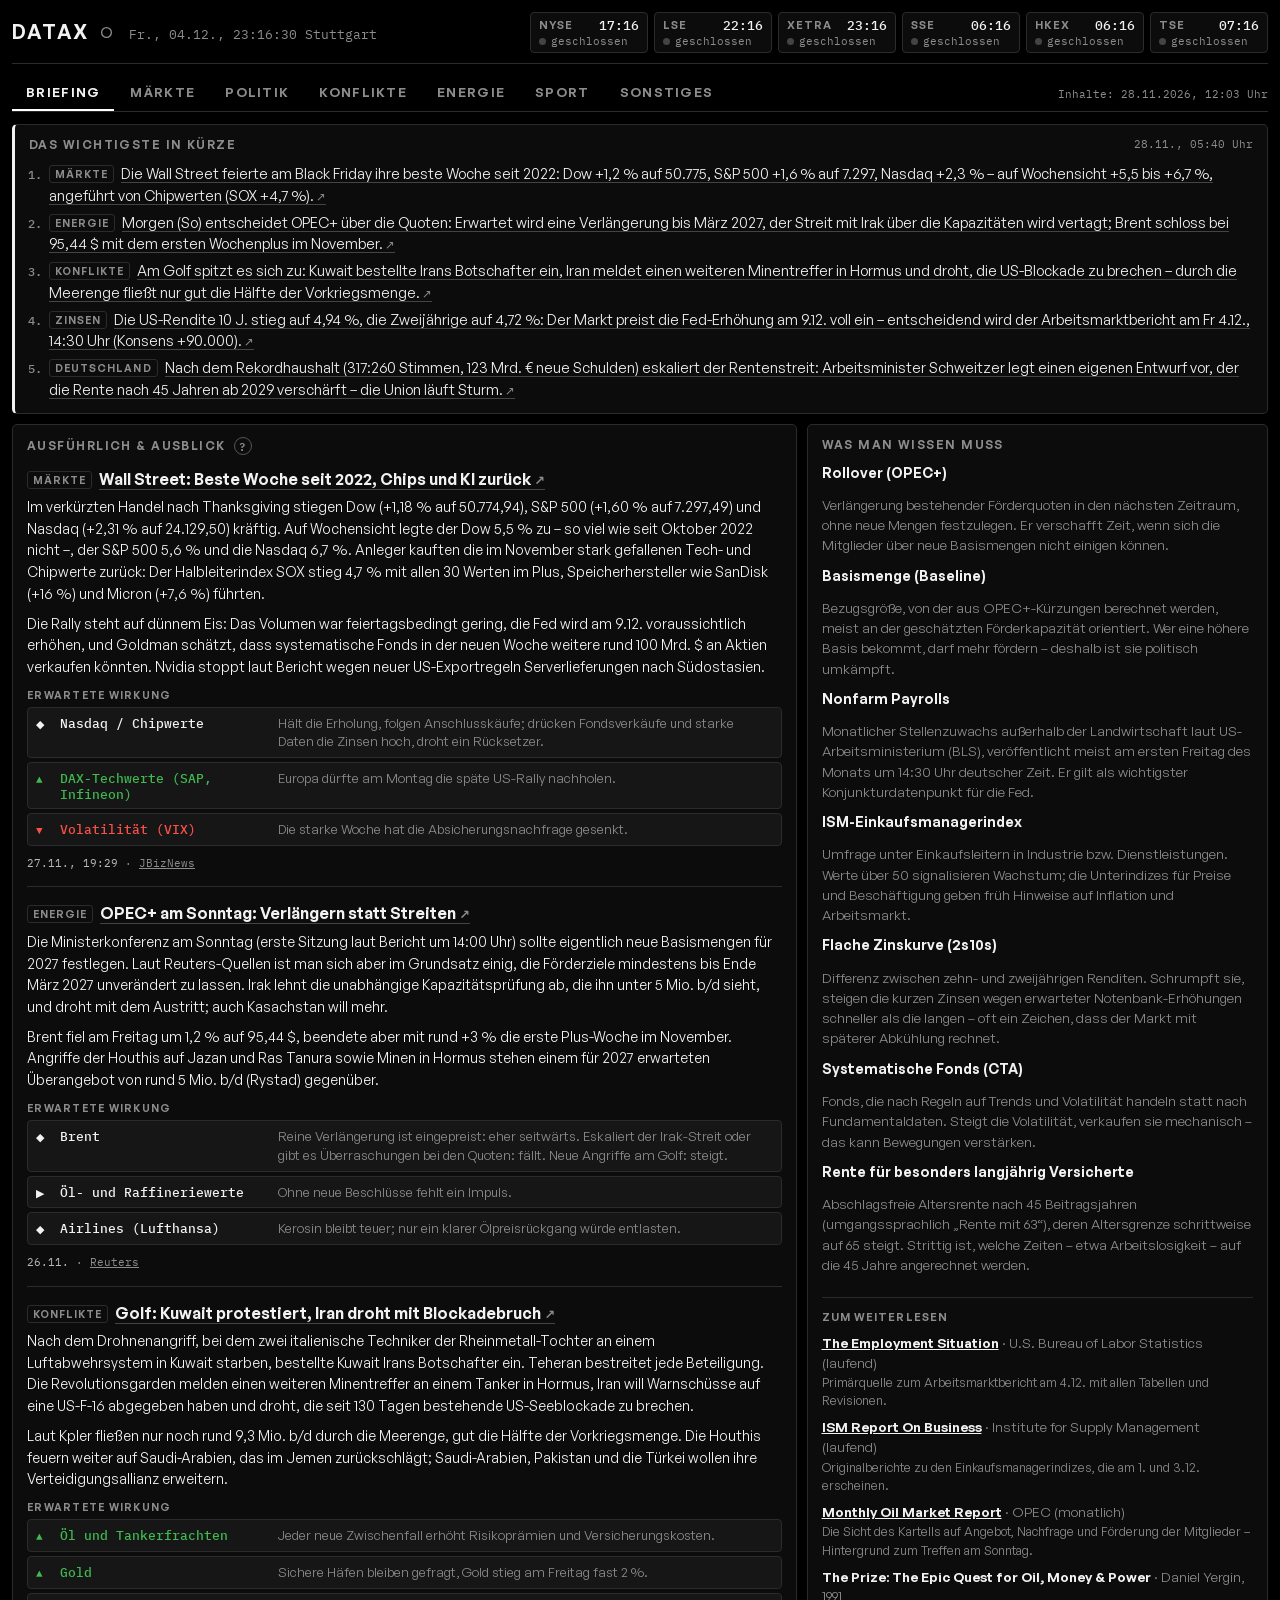
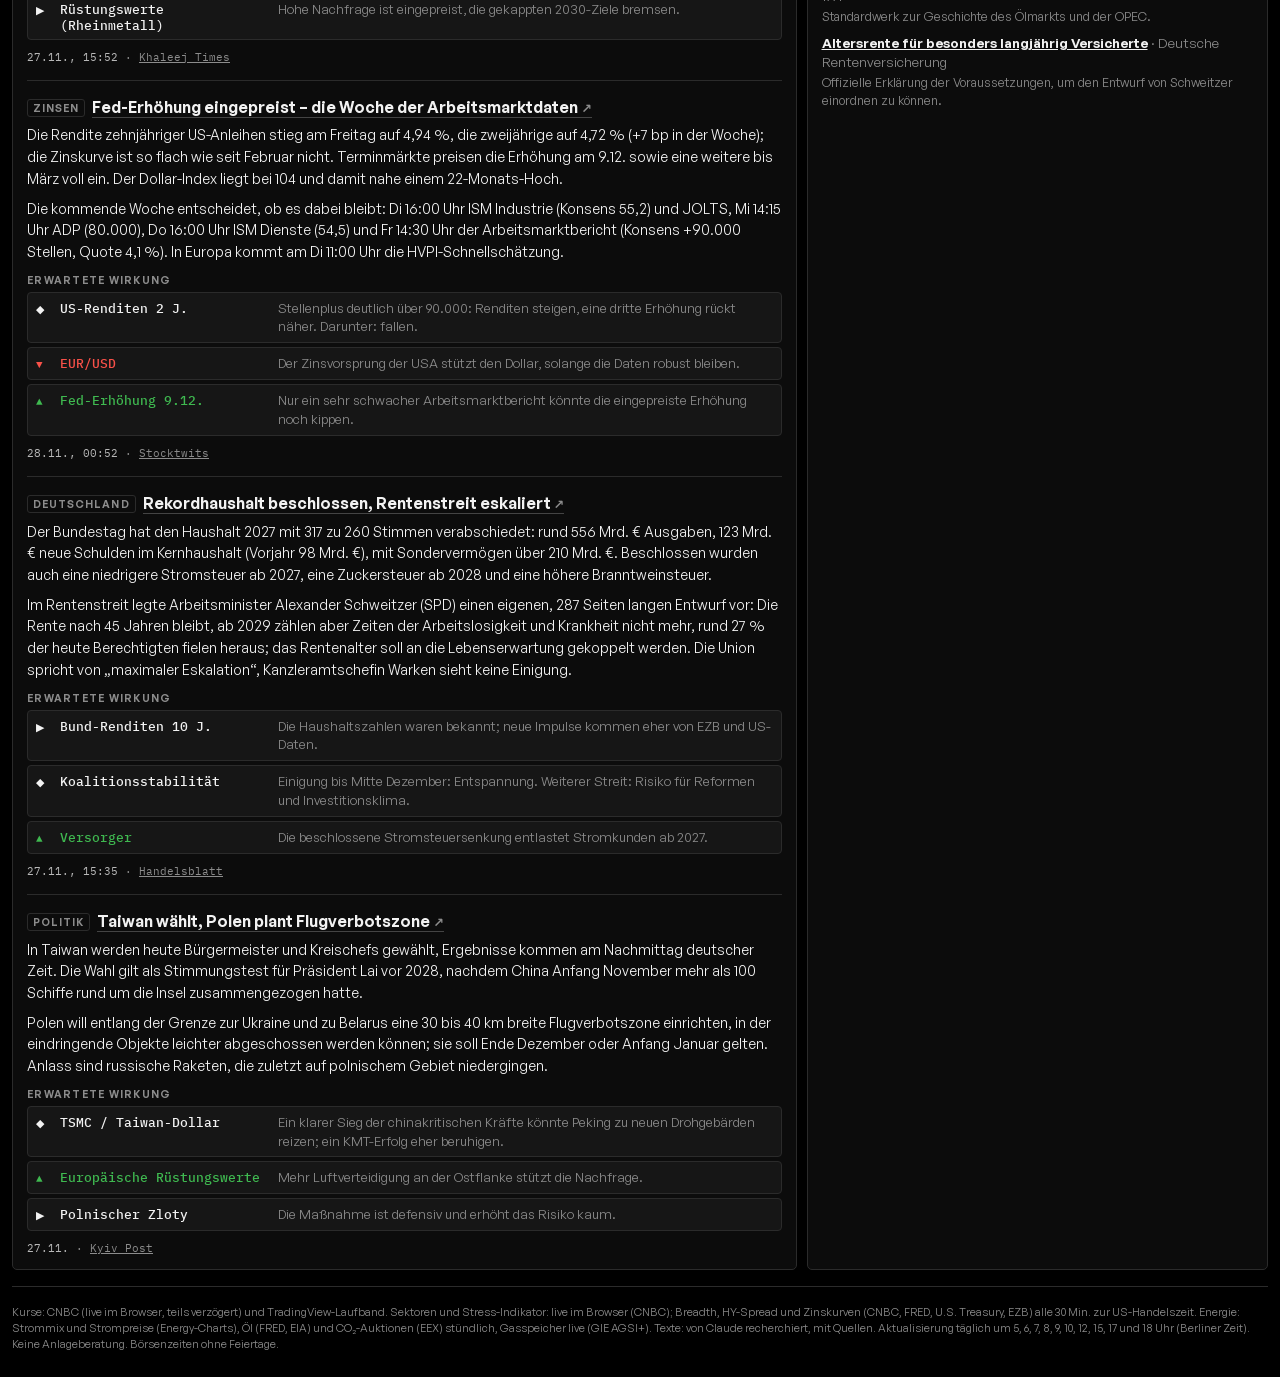
<file: index.html>
<!doctype html>
<html lang="de">
<head>
<meta charset="utf-8">
<meta name="viewport" content="width=device-width,initial-scale=1,viewport-fit=cover">
<title>DataX</title>
<meta name="theme-color" content="#000000">
<meta name="apple-mobile-web-app-capable" content="yes">
<meta name="mobile-web-app-capable" content="yes">
<meta name="apple-mobile-web-app-status-bar-style" content="black-translucent">
<meta name="apple-mobile-web-app-title" content="DataX">
<link rel="apple-touch-icon" href="img/icon-180.png?v=2">
<link rel="icon" type="image/png" sizes="32x32" href="img/favicon-32.png">
<link rel="icon" type="image/png" sizes="64x64" href="img/favicon-64.png">
<link rel="preconnect" href="https://fonts.googleapis.com">
<link rel="preload" href="fonts/GeneralSans-Variable.woff2" as="font" type="font/woff2" crossorigin>
<link rel="stylesheet" href="https://fonts.googleapis.com/css2?family=IBM+Plex+Mono:wght@400;500&display=swap">
<link rel="stylesheet" href="style.css?v=21">
<link rel="stylesheet" href="energie.css?v=2">
<link rel="stylesheet" href="maerkte.css?v=1">
<link rel="stylesheet" href="mobile.css?v=2">
<link rel="stylesheet" href="theme.css?v=1">
<script src="theme.js?v=1"></script>
</head>
<body>
<header class="top">
  <div class="brand">
    <h1><a href="./" class="logo" id="logo" title="Neu laden">DataX</a></h1>
    <button type="button" class="theme-btn" id="theme-btn" aria-label="Hellen Modus einschalten"><svg class="sun" viewBox="0 0 16 16" aria-hidden="true"><circle cx="8" cy="8" r="6"/></svg><svg class="moon" viewBox="0 0 16 16" aria-hidden="true"><path d="M13.5 10.2A6 6 0 0 1 5.8 2.5a6 6 0 1 0 7.7 7.7z"/></svg></button>
    <span class="now" id="now">–</span>
  </div>
  <div class="clocks" id="clocks" aria-label="Weltbörsen"></div>
</header>

<nav class="tabs" role="tablist" aria-label="Bereiche">
  <button role="tab" id="tab-briefing" aria-controls="p-briefing" aria-selected="true"><svg class="ti" viewBox="0 0 24 24" aria-hidden="true"><path d="M6 3h9l4 4v14H6z"/><path d="M9 11h7M9 15h7M9 7h4"/></svg><span class="tl">Briefing</span></button>
  <button role="tab" id="tab-maerkte" aria-controls="p-maerkte" aria-selected="false"><svg class="ti" viewBox="0 0 24 24" aria-hidden="true"><path d="M3 17l6-6 4 4 8-8"/><path d="M15 7h6v6"/></svg><span class="tl">Märkte</span></button>
  <button role="tab" id="tab-politik" aria-controls="p-politik" aria-selected="false"><svg class="ti" viewBox="0 0 24 24" aria-hidden="true"><path d="M3 21h18M4 10h16M12 3l8 5H4z"/><path d="M6 10v8M10 10v8M14 10v8M18 10v8"/></svg><span class="tl">Politik</span></button>
  <button role="tab" id="tab-konflikte" aria-controls="p-konflikte" aria-selected="false"><svg class="ti" viewBox="0 0 24 24" aria-hidden="true"><circle cx="12" cy="12" r="8"/><circle cx="12" cy="12" r="3"/><path d="M12 1v4M12 19v4M1 12h4M19 12h4"/></svg><span class="tl">Konflikte</span></button>
  <button role="tab" id="tab-energie" aria-controls="p-energie" aria-selected="false"><svg class="ti" viewBox="0 0 24 24" aria-hidden="true"><path d="M13 2L4 14h7l-1 8 9-12h-7z"/></svg><span class="tl">Energie</span></button>
  <button role="tab" id="tab-sport" aria-controls="p-sport" aria-selected="false"><svg class="ti" viewBox="0 0 24 24" aria-hidden="true"><circle cx="12" cy="12" r="9"/><path d="M12 3a14 14 0 0 1 0 18M3 12h18M5.6 5.6c3 2 9.8 2 12.8 0M5.6 18.4c3-2 9.8-2 12.8 0"/></svg><span class="tl">Sport</span></button>
  <button role="tab" id="tab-sonstiges" aria-controls="p-sonstiges" aria-selected="false"><svg class="ti" viewBox="0 0 24 24" aria-hidden="true"><rect x="4" y="4" width="6" height="6" rx="1"/><rect x="14" y="4" width="6" height="6" rx="1"/><rect x="4" y="14" width="6" height="6" rx="1"/><rect x="14" y="14" width="6" height="6" rx="1"/></svg><span class="tl">Sonstiges</span></button>
  <span class="updated" id="updated"></span>
</nav>

<main>
  <!-- BRIEFING -->
  <section class="panel-set" id="p-briefing" role="tabpanel" aria-labelledby="tab-briefing">
    <article class="card briefing">
      <h2><span>Das Wichtigste in Kürze</span><span class="h2-note" id="br-stand"></span></h2>
      <ol class="br-list" id="br-list"></ol>
    </article>
    <div class="grid g-brief">
      <article class="card">
        <h2><span class="kt">Ausführlich &amp; Ausblick<button type="button" class="info" aria-label="Erklärung" data-tip="Die wichtigsten Themen des Tages ausführlich eingeordnet. Unter „Erwartete Wirkung“ steht, wie sich die Nachricht nach Einschätzung von Claude voraussichtlich auf Kurse, Renditen, Währungen oder anstehende Daten auswirkt, mit Begründung. Das ist eine Einschätzung auf Basis der Nachrichtenlage, keine Anlageberatung und keine Garantie.">?</button></span></h2>
        <div class="br-detail" id="br-detail"></div>
      </article>
      <article class="card">
        <h2>Was man wissen muss</h2>
        <dl class="br-wissen" id="br-wissen"></dl>
        <h3 class="sub br-lit-h">Zum Weiterlesen</h3>
        <ul class="br-lit" id="br-lit"></ul>
      </article>
    </div>
  </section>

  <!-- MÄRKTE -->
  <section class="panel-set" id="p-maerkte" role="tabpanel" aria-labelledby="tab-maerkte" hidden>
    <div class="tv tv-tape"><div class="tradingview-widget-container" id="w-tape"></div></div>
    <nav class="m-jump" aria-label="Abschnitte"><a href="#m-s1">Überblick</a><a href="#m-s2">Devisen · Rohstoffe · Krypto</a><a href="#m-s3">Zinsen &amp; Staaten</a><a href="#m-s4">Kalender</a><a href="#m-s5">Unternehmen</a></nav>

    <h2 class="m-sec" id="m-s1"><span>1</span>Überblick</h2>
    <div class="grid g-markets">
      <article class="card span2 qcard" id="q-indizes-card">
        <h2 data-mehr="indizes"><span class="kt">Indizes<button type="button" class="info" aria-label="Erklärung" data-tip="Kurs, Veränderung zum Vortagesschluss und die Entwicklung der letzten drei Monate (Linie und Prozentwert rechts). Kurse kommen live von CNBC und werden jede Minute erneuert, teils leicht verzögert. Bei Rohstoffen ist es der jeweils nächste Terminkontrakt.">?</button></span><span class="h2-note" id="q-indizes-stand"></span></h2>
        <div class="ql" id="q-indizes"></div>
      </article>
      <article class="card span2 kx" id="k-sek">
        <h2><span class="kt">Sector Heatmap<button type="button" class="info" aria-label="Erklärung" data-tip="S&amp;P-500-Sektoren auf einen Blick, gemessen an den SPDR-Sektor-ETFs (XLK, XLF …). Angezeigt ist die Kursänderung seit dem letzten Schlusskurs. Je kräftiger die Farbe, desto größer die Bewegung: grün = Gewinn, rot = Verlust. Sortiert vom stärksten zum schwächsten Sektor.">?</button></span><span class="h2-note" id="k-sek-stand"></span></h2>
        <div class="heat" id="k-sek-grid"></div>
        <p class="src" id="k-sek-src"></p>
      </article>
      <article class="card span2 kx" id="k-stress">
        <h2><span class="kt">Financial Stress Indicator<button type="button" class="info" aria-label="Erklärung" data-tip="Verhältnis von Hochzinsanleihen (HYG) zu langen US-Staatsanleihen (TLT), bereinigt um Aktienvolatilität (VIX) und den Hochzins-Risikoaufschlag (ICE BofA HY-Spread): (HYG / TLT) / (VIX × HY-Spread / 100). Niedriger Wert = mehr Stress: Anleger flüchten in sichere Anleihen, Volatilität und Spreads steigen. Oben steht die Gesamtlage laut offiziellen Stressindizes (USA: St. Louis Fed FSI und OFR FSI, 0 = langjähriger Durchschnitt; Europa, Deutschland, China: EZB-CISS, Skala 0 bis 1, Krisenspitzen 2008 ca. 0,8). Darunter das eigene Marktbarometer: Es reagiert täglich, ordnet den Wert aber nur in die letzten rund drei Jahre ein (Perzentil) und zeigt deshalb eher kurzfristige Anspannung. Europa, Deutschland und Asien analog: Europa = (IHYG Euro-Hochzins-ETF / IBGL Euro-Staatsanleihen 15–30J) / (VSTOXX × Euro-HY-Spread / 100). Deutschland = (EUNW Euro-Hochzins-ETF / EXX6 Bundesanleihen 10,5J+) / (VDAX-New × Euro-HY-Spread / 100); einen eigenen deutschen Hochzins-Spread gibt es nicht. Asien = (HYEM Schwellenländer-Hochzins-ETF / BWX internationale Staatsanleihen) / (VHSI Hang-Seng-Volatilität × Asien-Unternehmensanleihen-Spread / 100). Die Höhe der Barometerwerte ist zwischen den Regionen nicht vergleichbar. Eigener Indikator, nicht der offizielle Kansas City Fed Financial Stress Index.">?</button></span><span class="h2-note" id="k-stress-stand"></span></h2>
        <div id="k-stress-body"></div>
      </article>
      <article class="card span2 kx" id="k-breadth">
        <h2><span class="kt">Market Breadth<button type="button" class="info" aria-label="Erklärung" data-tip="Anteil der S&amp;P-500-Aktien, die über ihrem gleitenden Durchschnitt der letzten 20, 50 bzw. 200 Handelstage schließen. Zeigt, wie breit eine Bewegung getragen wird: Steigt der Index, aber immer weniger Aktien liegen über ihrem Schnitt, wird der Anstieg von wenigen Schwergewichten getragen. Über 70 % gilt als überkauft, unter 30 % als überverkauft. Grafik: letztes Jahr.">?</button></span><span class="h2-note" id="k-breadth-stand"></span></h2>
        <div id="k-breadth-body"></div>
      </article>
    </div>

    <h2 class="m-sec" id="m-s2"><span>2</span>Devisen, Rohstoffe &amp; Krypto</h2>
    <div class="grid g-three">
      <article class="card qcard" id="q-devisen-card">
        <h2 data-mehr="devisen"><span class="kt">Devisen<button type="button" class="info" aria-label="Erklärung" data-tip="Wechselkurse: EUR/USD = wie viele US-Dollar ein Euro kostet. Steigt der Kurs, wird der Euro stärker. Der Dollar-Index misst den Dollar gegen sechs große Währungen. Kurs, Veränderung zum Vortagesschluss und die Entwicklung der letzten drei Monate (Linie und Prozentwert rechts). Kurse kommen live von CNBC und werden jede Minute erneuert, teils leicht verzögert. Bei Rohstoffen ist es der jeweils nächste Terminkontrakt.">?</button></span><span class="h2-note" id="q-devisen-stand"></span></h2>
        <div class="ql" id="q-devisen"></div>
      </article>
      <article class="card qcard" id="q-rohstoffe-card">
        <h2 data-mehr="rohstoffe"><span class="kt">Rohstoffe<button type="button" class="info" aria-label="Erklärung" data-tip="Brent und WTI in US-Dollar je Barrel, Erdgas (Henry Hub) je MMBtu, Gold, Silber und Platin je Feinunze, Kupfer je Pfund. Kurs, Veränderung zum Vortagesschluss und die Entwicklung der letzten drei Monate (Linie und Prozentwert rechts). Kurse kommen live von CNBC und werden jede Minute erneuert, teils leicht verzögert. Bei Rohstoffen ist es der jeweils nächste Terminkontrakt.">?</button></span><span class="h2-note" id="q-rohstoffe-stand"></span></h2>
        <div class="ql" id="q-rohstoffe"></div>
      </article>
      <article class="card qcard" id="q-krypto-card">
        <h2><span class="kt">Krypto<button type="button" class="info" aria-label="Erklärung" data-tip="Kryptowährungen in US-Dollar. Handel rund um die Uhr, daher gilt als Tagesveränderung die Bewegung seit Mitternacht US-Ostküste. Kurs, Veränderung zum Vortagesschluss und die Entwicklung der letzten drei Monate (Linie und Prozentwert rechts). Kurse kommen live von CNBC und werden jede Minute erneuert, teils leicht verzögert. Bei Rohstoffen ist es der jeweils nächste Terminkontrakt.">?</button></span><span class="h2-note" id="q-krypto-stand"></span></h2>
        <div class="ql" id="q-krypto"></div>
      </article>
    </div>

    <h2 class="m-sec" id="m-s3"><span>3</span>Zinsen &amp; Staaten</h2>
    <div class="grid g-markets">
      <article class="card full" id="nb-card">
        <h2><span class="kt">Notenbank-Uhr<button type="button" class="info" aria-label="Erklärung" data-tip="Nächste Zinsentscheidung von Fed, EZB, Bank of England und Bank of Japan mit Countdown (Berliner Zeit). Die Balken zeigen, mit welcher Wahrscheinlichkeit der Markt welches Ergebnis einpreist, abgeleitet aus Zinsfutures und Swaps (z. B. CME FedWatch). Das ist eine Markterwartung, keine Prognose der Notenbank. Werte werden bei den Läufen aktualisiert.">?</button></span><span class="h2-note" id="nb-stand"></span></h2>
        <div class="nb-grid" id="nb-grid"></div>
      </article>
      <article class="card span2 kx" id="k-zins">
        <h2><span class="kt">Zinskurve &amp; Leitzinsen<button type="button" class="info" aria-label="Erklärung" data-tip="US-Kurve: Renditen von US-Staatsanleihen nach Laufzeit (1 Monat bis 30 Jahre), dazu gestrichelt die Kurve von vor einem Monat und vor einem Jahr. Der 2J-10J-Spread ist die Differenz zwischen 10- und 2-jähriger Rendite in Basispunkten. Normal = lange Laufzeiten rentieren höher. Invers (negativer Spread) gilt historisch als Rezessionssignal. EZB: die drei Leitzinsen, der Tagesgeldsatz €STR und die Zinskurve für Euro-Staatsanleihen mit AAA-Rating.">?</button></span><span class="h2-note" id="k-zins-stand"></span></h2>
        <div class="ktabs" role="tablist"><button type="button" role="tab" aria-selected="true" data-k="us">US-Kurve</button><button type="button" role="tab" aria-selected="false" data-k="ezb">EZB-Zinsen</button></div>
        <div id="k-zins-us"></div>
        <div id="k-zins-ezb" hidden></div>
      </article>
      <article class="card span2" id="m-staaten-card">
        <h2 data-mehr="anleihen"><span class="kt">Anleihen &amp; Verschuldung<button type="button" class="info" aria-label="Erklärung" data-tip="Pro Land oben die Rendite zehnjähriger Staatsanleihen (live, CNBC) mit Veränderung zum Vortag in Basispunkten (1 bp = 0,01 Prozentpunkte) und dem Abstand zu deutschen Bundesanleihen (Spread). Darunter die Staatsverschuldung in Prozent der Wirtschaftsleistung (BIP) laut IWF. Hohe Schulden und hohe Renditen zusammen bedeuten teure Refinanzierung; ein steigender Spread zeigt, dass Anleger mehr Risikoaufschlag verlangen.">?</button></span><span class="h2-note" id="m-staaten-stand"></span></h2>
        <div class="stt" id="m-staaten"></div>
        <p class="src" id="m-staaten-src"></p>
      </article>
    </div>

    <h2 class="m-sec" id="m-s4"><span>4</span>Kalender</h2>
    <div class="grid g-markets">
      <article class="card full" id="wk-card">
        <h2><span class="kt">Wirtschaftskalender<button type="button" class="info" aria-label="Erklärung" data-tip="Die wichtigsten Konjunkturdaten der Woche mit Konsens (Erwartung der Analysten), Vorwert und tatsächlichem Ergebnis. Der Pfeil zeigt, ob das Ergebnis über oder unter dem Konsens lag; die Lesart sagt, was das für Zinsen und Märkte bedeutet. Zeiten in Berliner Zeit. Den vollständigen Kalender gibt es darunter zum Aufklappen.">?</button></span><span class="h2-note" id="wk-stand"></span></h2>
        <div class="scroll"><table class="tbl wk" id="wk"><thead><tr><th>Zeit</th><th>Land</th><th>Termin</th><th class="r">Konsens</th><th class="r">Vorher</th><th class="r">Ist</th></tr></thead><tbody></tbody></table></div>
        <details class="wk-full" id="wk-full"><summary>Vollständiger Kalender (TradingView)</summary><div class="tv tv-cal"><div class="tradingview-widget-container" id="w-cal"></div></div></details>
      </article>
      <article class="card full" id="uk-card">
        <h2 data-mehr="unternehmen"><span class="kt">Unternehmenskalender<button type="button" class="info" aria-label="Erklärung" data-tip="Quartalszahlen, Hauptversammlungen, Dividenden und Investorentage wichtiger Unternehmen. Bei Quartalszahlen steht unter Konsens der erwartete Gewinn je Aktie (EPS) laut Analysten, unter Vorher der Wert des Vorjahresquartals, unter Ist das Ergebnis. Der Pfeil zeigt, ob das Ergebnis über oder unter dem Konsens lag; die Lesart ordnet es ein. vb. = vorbörslich, nb. = nachbörslich. Zeiten in Berliner Zeit.">?</button></span><span class="h2-note" id="uk-stand"></span></h2>
        <div class="scroll"><table class="tbl wk" id="uk"><thead><tr><th>Zeit</th><th>Land</th><th>Unternehmen &amp; Termin</th><th class="r">Konsens</th><th class="r">Vorher</th><th class="r">Ist</th></tr></thead><tbody></tbody></table></div>
      </article>
    </div>

    <h2 class="m-sec" id="m-s5"><span>5</span>Unternehmen</h2>
    <div class="grid g-markets">
      <article class="card full watch">
        <h2 data-mehr="watch"><span>To Watch Today</span><span class="h2-note" id="m-watch-stand"></span></h2>
        <div class="watch-list" id="m-watch"></div>
      </article>
      <article class="card full">
        <h2 data-mehr="schlagzeilen">Top-Schlagzeilen heute</h2>
        <ol class="news" id="m-headlines"></ol>
      </article>
    </div>
  </section>

  <!-- POLITIK -->
  <section class="panel-set" id="p-politik" role="tabpanel" aria-labelledby="tab-politik" hidden>
    <div class="grid g-three">
      <article class="card"><h2 data-mehr="welt">Welt</h2><ol class="news" id="p-welt"></ol></article>
      <article class="card"><h2 data-mehr="usa">USA</h2><ol class="news" id="p-usa"></ol></article>
      <article class="card"><h2 data-mehr="deutschland">Deutschland</h2><ol class="news" id="p-de"></ol></article>
      <article class="card span3">
        <h2 data-mehr="termine">Wichtige Termine</h2>
        <table class="tbl" id="p-termine"><thead><tr><th>Datum</th><th>Was</th><th>Art</th></tr></thead><tbody></tbody></table>
      </article>
      <article class="card span3">
        <h2 data-mehr="recht">Gerichte &amp; Gesetzgebung</h2>
        <div class="ktabs" role="tablist" id="p-recht-tabs"><button type="button" role="tab" aria-selected="true" data-k="de">Deutschland</button><button type="button" role="tab" aria-selected="false" data-k="eu">EU</button><button type="button" role="tab" aria-selected="false" data-k="usa">USA</button></div>
        <ol class="news" id="p-recht"></ol>
      </article>
    </div>
    <div class="grid g-two parl">
      <article class="card">
        <h2><span>Deutschland · Bundestag &amp; Länder</span><span class="h2-note" id="pd-stand"></span></h2>
        <div class="hemi" id="pd-bt"></div>
        <div class="legend" id="pd-bt-leg"></div>
        <div class="map" id="pd-map"></div>
        <div class="legend" id="pd-map-leg"></div>
        <table class="tbl compact" id="pd-laender"><thead><tr><th>Land</th><th>Regierungschef</th><th>Koalition</th></tr></thead><tbody></tbody></table>
        <p class="src" id="pd-src"></p>
      </article>
      <article class="card">
        <h2><span>USA · Kongress &amp; Gouverneure</span><span class="h2-note" id="pu-stand"></span></h2>
        <div class="hemi2"><div><h3 class="sub">Repräsentantenhaus</h3><div class="hemi" id="pu-house"></div><div class="legend" id="pu-house-leg"></div></div>
        <div><h3 class="sub">Senat</h3><div class="hemi" id="pu-senate"></div><div class="legend" id="pu-senate-leg"></div></div></div>
        <p class="note" id="pu-note"></p>
        <div class="map" id="pu-map"></div>
        <div class="legend" id="pu-map-leg"></div>
        <p class="note" id="pu-map-note"></p>
        <p class="src" id="pu-src"></p>
      </article>
    </div>
    <p class="src bias-note" id="bias-note"></p>
  </section>

  <!-- KONFLIKTE -->
  <section class="panel-set" id="p-konflikte" role="tabpanel" aria-labelledby="tab-konflikte" hidden>
    <div class="grid g-three">
      <article class="card span2">
        <h2 data-mehr="konflikte"><span>Konfliktkarte</span><span class="h2-note" id="k-stand"></span></h2>
        <div class="map wmap" id="k-map"></div>
        <div class="legend" id="k-map-leg"></div>
      </article>
      <article class="card">
        <h2 data-mehr="radar">Eskalationsradar</h2>
        <ol class="radar" id="k-radar"></ol>
      </article>
      <article class="card span2" id="k-lage-card">
        <h2>Lage je Konflikt</h2>
        <div class="league-nav k-nav" id="k-nav" role="group" aria-label="Konflikt wählen"></div>
        <div id="k-lage"></div>
      </article>
      <article class="card">
        <h2 data-mehr="front"><span>Frontverlauf Ukraine</span><span class="h2-note" id="k-front-stand"></span></h2>
        <p class="k-lage" id="k-front-lage"></p>
        <ol class="news" id="k-front"></ol>
        <p class="src" id="k-front-src"></p>
      </article>
      <article class="card">
        <h2 data-mehr="diplomatie">Diplomatie &amp; Verhandlungen</h2>
        <ol class="news" id="k-dipl"></ol>
      </article>
      <article class="card">
        <h2 data-mehr="ruestung">Militärhilfe &amp; Rüstung</h2>
        <ol class="news" id="k-ruest"></ol>
      </article>
      <article class="card">
        <h2 data-mehr="konfliktmarkt">Marktwirkung</h2>
        <div class="tv tv-kmarkt"><div class="tradingview-widget-container" id="w-kmarkt"></div></div>
        <p class="k-lage" id="k-markt-lage"></p>
        <table class="tbl compact" id="k-routen"><thead><tr><th>Route</th><th>Lage</th></tr></thead><tbody></tbody></table>
      </article>
      <article class="card span3">
        <h2 data-mehr="humanitaer">Humanitäre Lage</h2>
        <div class="scroll"><table class="tbl" id="k-hum"><thead><tr><th>Konflikt</th><th>Tote</th><th>Vertriebene</th><th>Hilfszugang</th></tr></thead><tbody></tbody></table></div>
        <p class="src" id="k-hum-src"></p>
      </article>
    </div>
  </section>

  <!-- ENERGIE -->
  <section class="panel-set" id="p-energie" role="tabpanel" aria-labelledby="tab-energie" hidden>
    <div class="grid g-three">
      <article class="card span2" id="e-oel">
        <h2 data-mehr="energie_oel"><span class="kt">Ölmarkt<button type="button" class="info" aria-label="Erklärung" data-tip="Live-Kurse: Brent (Nordsee, Weltleitsorte) und WTI (USA) sowie Benzin und Heizöl (US-Terminkontrakte), über TradingView. Die Grafik zeigt die Tagesschlusskurse des letzten Jahres (FRED/EIA, einige Tage verzögert). Darunter: größte Förderländer und Verbraucher in Millionen Barrel pro Tag (1 Barrel = 159 Liter).">?</button></span><span class="h2-note" id="e-oel-stand"></span></h2>
        <div class="e-oel-top">
          <div class="tv tv-energy"><div class="tradingview-widget-container" id="w-energy"></div></div>
          <div id="e-oel-chart"></div>
        </div>
        <p class="k-lage" id="e-oel-lage"></p>
        <div class="e-two">
          <div><h3 class="sub">Größte Förderer</h3><table class="tbl compact" id="e-foerder"><thead><tr><th>Land</th><th class="r">Mio. b/d</th><th class="r">Anteil</th></tr></thead><tbody></tbody></table></div>
          <div><h3 class="sub">Größte Verbraucher</h3><table class="tbl compact" id="e-verbrauch"><thead><tr><th>Land</th><th class="r">Mio. b/d</th><th class="r">Anteil</th></tr></thead><tbody></tbody></table></div>
        </div>
        <p class="src" id="e-oel-src"></p>
      </article>
      <article class="card" id="e-opec">
        <h2 data-mehr="energie_opec"><span class="kt">OPEC+ &amp; Lager<button type="button" class="info" aria-label="Erklärung" data-tip="OPEC+ legt Förderquoten fest. Die Tabelle zeigt die geforderte Fördermenge der Länder, die noch monatlich über Mengen entscheiden. Darunter die US-Lagerbestände aus dem wöchentlichen EIA-Bericht (mittwochs): Steigen die Lager stärker als erwartet, drückt das meist auf den Ölpreis. SPR = staatliche strategische Reserve.">?</button></span><span class="h2-note" id="e-opec-stand"></span></h2>
        <p class="k-lage" id="e-opec-lage"></p>
        <table class="tbl compact" id="e-quoten"><thead><tr><th>Land</th><th class="r">Quote</th></tr></thead><tbody></tbody></table>
        <h3 class="sub e-gap">US-Lager (EIA) <span class="h2-note" id="e-lager-stand"></span></h3>
        <table class="tbl compact" id="e-lager"><thead><tr><th>Mio. Barrel</th><th class="r">Stand</th><th class="r">Woche</th><th class="r">Jahr</th></tr></thead><tbody></tbody></table>
      </article>

      <article class="card" id="e-gas">
        <h2 data-mehr="energie_gas"><span class="kt">Gas<button type="button" class="info" aria-label="Erklärung" data-tip="Füllstand der Gasspeicher in der EU und in Deutschland (GIE AGSI+, täglich, live geladen), gestrichelt der Vorjahresverlauf. TTF ist der europäische Großhandelspreis für Erdgas (Amsterdam), Henry Hub der US-Preis. Unten: woher Europa sein Flüssiggas (LNG) bezieht.">?</button></span><span class="h2-note" id="e-gas-stand"></span></h2>
        <div class="e-gauges" id="e-speicher"></div>
        <div id="e-gas-chart"></div>
        <div class="e-kpis" id="e-gas-preise"></div>
        <p class="k-lage" id="e-gas-lage"></p>
        <table class="tbl compact" id="e-lng"><thead><tr><th>LNG-Herkunft (EU)</th><th class="r">Anteil</th></tr></thead><tbody></tbody></table>
        <p class="src" id="e-gas-src"></p>
      </article>
      <article class="card span2" id="e-mix">
        <h2 data-mehr="energie_strom"><span class="kt">Strommix<button type="button" class="info" aria-label="Erklärung" data-tip="Woraus der Strom gerade erzeugt wird (öffentliche Nettostromerzeugung, Energy-Charts/Fraunhofer ISE). Balken: Durchschnitt der letzten 24 Stunden. Erneuerbare = Wind, Solar, Biomasse, Wasser. Die Grafik zeigt den täglichen Erneuerbaren-Anteil an der Last im letzten Jahr (7-Tage-Schnitt). Ganz unten der Vergleich auf Jahresbasis (Ember).">?</button></span><span class="h2-note" id="e-mix-stand"></span></h2>
        <div class="ktabs" role="tablist" id="e-mix-tabs"><button type="button" role="tab" aria-selected="true" data-k="de">Deutschland</button><button type="button" role="tab" aria-selected="false" data-k="eu">EU</button></div>
        <div class="e-kpis" id="e-mix-kpis"></div>
        <div class="e-bar" id="e-mix-bar"></div>
        <div class="legend" id="e-mix-leg"></div>
        <div id="e-mix-chart"></div>
        <h3 class="sub e-gap">Anteil Erneuerbare am Strom, Jahresvergleich</h3>
        <div id="e-welt"></div>
        <p class="src" id="e-mix-src"></p>
      </article>

      <article class="card span2" id="e-preis">
        <h2 data-mehr="energie_preise"><span class="kt">Strompreise<button type="button" class="info" aria-label="Erklärung" data-tip="Großhandelspreise am Day-Ahead-Markt (EPEX Spot) in Euro je Megawattstunde (100 €/MWh = 10 ct/kWh, ohne Netzentgelte, Steuern und Abgaben). Die Preise für morgen stehen ab etwa 13 Uhr fest. Die Grafik zeigt Deutschland heute und morgen im Viertelstundentakt bzw. die Tagesmittel der letzten 90 Tage.">?</button></span><span class="h2-note" id="e-preis-stand"></span></h2>
        <div class="ktabs" role="tablist" id="e-preis-tabs"><button type="button" role="tab" aria-selected="true" data-k="kurve">DE heute &amp; morgen</button><button type="button" role="tab" aria-selected="false" data-k="tage">DE 90 Tage</button></div>
        <div id="e-preis-chart"></div>
        <div class="scroll"><table class="tbl compact" id="e-zonen"><thead><tr><th>Land / Zone</th><th class="r">Gestern</th><th class="r">Heute</th><th class="r">Morgen</th></tr></thead><tbody></tbody></table></div>
        <p class="src">Quelle: Energy-Charts (Fraunhofer ISE), Daten von EPEX Spot/Bundesnetzagentur | SMARD.de, CC BY 4.0</p>
      </article>
      <article class="card" id="e-routen-card">
        <h2 data-mehr="energie_routen"><span class="kt">Exportrouten<button type="button" class="info" aria-label="Erklärung" data-tip="Die wichtigsten Seewege für Öl und Flüssiggas. Vor dem Iran-Krieg liefen rund ein Fünftel des weltweiten Ölverbrauchs durch die Straße von Hormus. Angegeben ist jeweils der Normalwert und die aktuelle Lage.">?</button></span><span class="h2-note" id="e-routen-stand"></span></h2>
        <table class="tbl compact" id="e-routen"><thead><tr><th>Route</th><th class="r">Normal</th><th>Lage</th></tr></thead><tbody></tbody></table>
        <p class="src" id="e-routen-src"></p>
      </article>

      <article class="card span2" id="e-klima">
        <h2 data-mehr="energie_klima"><span class="kt">Klimaziele<button type="button" class="info" aria-label="Erklärung" data-tip="Offizielle Treibhausgas-Ziele großer Emittenten (Basisjahr in Klammern) und wo sie stehen. Die Einschätzung ist grob: auf Kurs, knapp daneben oder deutlich verfehlt, nach Projektionen der jeweiligen Behörden bzw. des Climate Action Tracker.">?</button></span><span class="h2-note" id="e-klima-stand"></span></h2>
        <p class="k-lage" id="e-klima-lage"></p>
        <div class="scroll"><table class="tbl compact" id="e-ziele"><thead><tr><th>Land</th><th>Ziel 2030</th><th>Stand</th><th>Netto-null</th><th>Kurs</th></tr></thead><tbody></tbody></table></div>
        <p class="src" id="e-klima-src"></p>
      </article>
      <article class="card" id="e-co2">
        <h2 data-mehr="energie_co2"><span class="kt">CO₂-Preis &amp; Termine<button type="button" class="info" aria-label="Erklärung" data-tip="Preis für ein EU-Emissionszertifikat (EUA, berechtigt zum Ausstoß einer Tonne CO₂) aus den täglichen Primärauktionen der EEX. Kraftwerke und Industrie in der EU müssen für jede Tonne ein Zertifikat abgeben. Darunter wichtige Termine zu Energie und Klima.">?</button></span><span class="h2-note" id="e-co2-stand"></span></h2>
        <div class="e-kpis" id="e-co2-kpis"></div>
        <div id="e-co2-chart"></div>
        <table class="tbl compact" id="e-termine"><thead><tr><th>Datum</th><th>Was</th></tr></thead><tbody></tbody></table>
      </article>

      <article class="card span3">
        <h2 data-mehr="energie_news">Energiewende-News</h2>
        <ol class="news" id="e-news"></ol>
      </article>
    </div>
  </section>

  <!-- SPORT -->
  <section class="panel-set" id="p-sport" role="tabpanel" aria-labelledby="tab-sport" hidden>
    <div class="league-nav" id="league-nav" role="group" aria-label="Liga wählen"></div>
    <div class="grid g-sport" id="sport-body"></div>
  </section>

  <!-- SONSTIGES -->
  <section class="panel-set" id="p-sonstiges" role="tabpanel" aria-labelledby="tab-sonstiges" hidden>
    <div class="grid g-two">
      <article class="card word">
        <h2>Wort des Tages · Englisch</h2>
        <p class="w-main" id="en-word"></p>
        <p class="w-meta" id="en-meta"></p>
        <p id="en-def"></p>
        <p class="w-ex" id="en-ex"></p>
      </article>
      <article class="card word">
        <h2>Wort des Tages · Chinesisch</h2>
        <p class="w-main zh" id="zh-word"></p>
        <p class="w-meta" id="zh-meta"></p>
        <p id="zh-def"></p>
        <p class="w-ex" id="zh-ex"></p>
      </article>
      <article class="card"><h2>Fun Fact</h2><p id="f-fun"></p></article>
      <article class="card"><h2>Wissen</h2><dl class="facts" id="f-wissen"></dl></article>
      <article class="card span2 tax">
        <h2>Steuerrecht zum Wiederholen</h2>
        <p class="q" id="t-q"></p>
        <details><summary>Lösung zeigen</summary><p id="t-a"></p><p class="src" id="t-norm"></p></details>
      </article>
    </div>
  </section>
</main>

<footer class="foot">
  Kurse: CNBC (live im Browser, teils verzögert) und TradingView-Laufband. Sektoren und Stress-Indikator: live im Browser (CNBC); Breadth, HY-Spread und Zinskurven (CNBC, FRED, U.S. Treasury, EZB) alle 30 Min. zur US-Handelszeit. Energie: Strommix und Strompreise (Energy-Charts), Öl (FRED, EIA) und CO₂-Auktionen (EEX) stündlich, Gasspeicher live (GIE AGSI+). Texte: von Claude recherchiert, mit Quellen. Aktualisierung täglich um 5, 6, 7, 8, 9, 10, 12, 15, 17 und 18 Uhr (Berliner Zeit). Keine Anlageberatung. Börsenzeiten ohne Feiertage.
</footer>

<dialog class="mehr" id="mehr" aria-labelledby="mehr-title">
  <div class="mehr-head"><h3 id="mehr-title"></h3><button type="button" class="mehr-x" id="mehr-x" aria-label="Schließen">×</button></div>
  <p class="mehr-lage" id="mehr-lage"></p>
  <ol class="news" id="mehr-list"></ol>
  <p class="src" id="mehr-stand"></p>
</dialog>

<script src="app.js?v=23"></script>
<script src="energie.js?v=1"></script>
<script src="maerkte.js?v=1"></script>
<script src="mobile.js?v=1"></script>
</body>
</html>
</file>
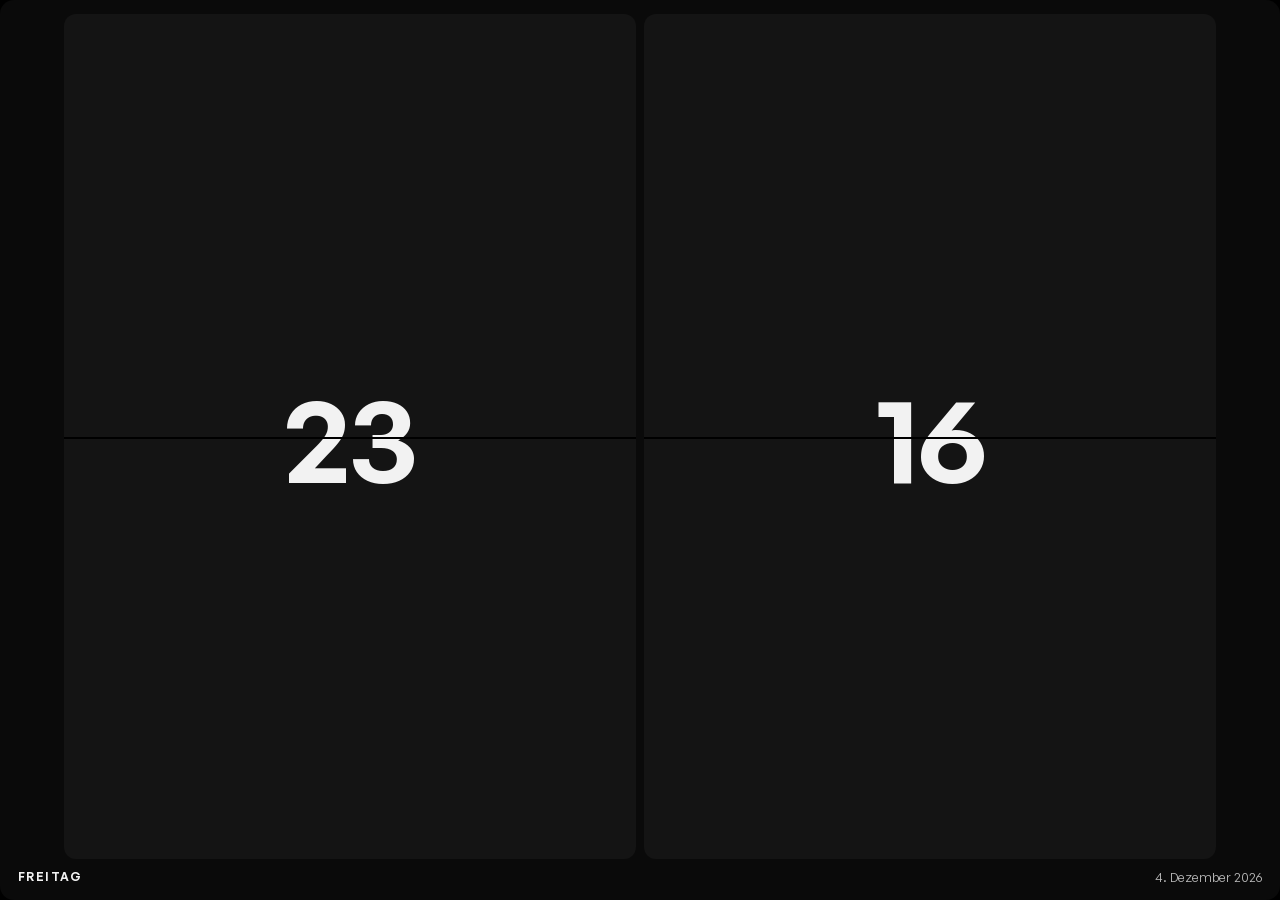
<file: widgets/uhr.html>
<!doctype html><html lang="de"><head><meta charset="utf-8"><meta name="viewport" content="width=device-width,initial-scale=1">
<title>Uhr</title><link rel="stylesheet" href="common.css?v=1">
<style>
.flip{display:flex;gap:8px;align-items:stretch;justify-content:center;flex:1;min-height:0}
.tile{position:relative;flex:1;max-width:46%;background:#141414;border-radius:12px;display:flex;align-items:center;justify-content:center;font-weight:600;font-size:clamp(40px,22vw,120px);line-height:1;font-variant-numeric:tabular-nums;letter-spacing:-.02em}
.tile::after{content:"";position:absolute;left:0;right:0;top:50%;height:2px;background:#000}
.meta{display:flex;justify-content:space-between;margin-top:10px;font-size:13px;color:#bdbdbd}
.meta b{font-weight:600;color:#f2f2f2;text-transform:uppercase;letter-spacing:.12em;font-size:12px}
</style></head><body>
<div class="card"><div class="flip"><div class="tile" id="h">--</div><div class="tile" id="m">--</div></div>
<div class="meta"><b id="wd"></b><span id="d"></span></div></div>
<script>
const tz="Europe/Berlin";
function t(){const n=new Date();const p=new Intl.DateTimeFormat("de-DE",{timeZone:tz,hour:"2-digit",minute:"2-digit",hour12:false}).formatToParts(n);
document.getElementById("h").textContent=p.find(x=>x.type=="hour").value;document.getElementById("m").textContent=p.find(x=>x.type=="minute").value;
document.getElementById("wd").textContent=n.toLocaleDateString("de-DE",{timeZone:tz,weekday:"long"});
document.getElementById("d").textContent=n.toLocaleDateString("de-DE",{timeZone:tz,day:"numeric",month:"long",year:"numeric"});}
t();setInterval(t,1000);
</script></body></html>
</file>
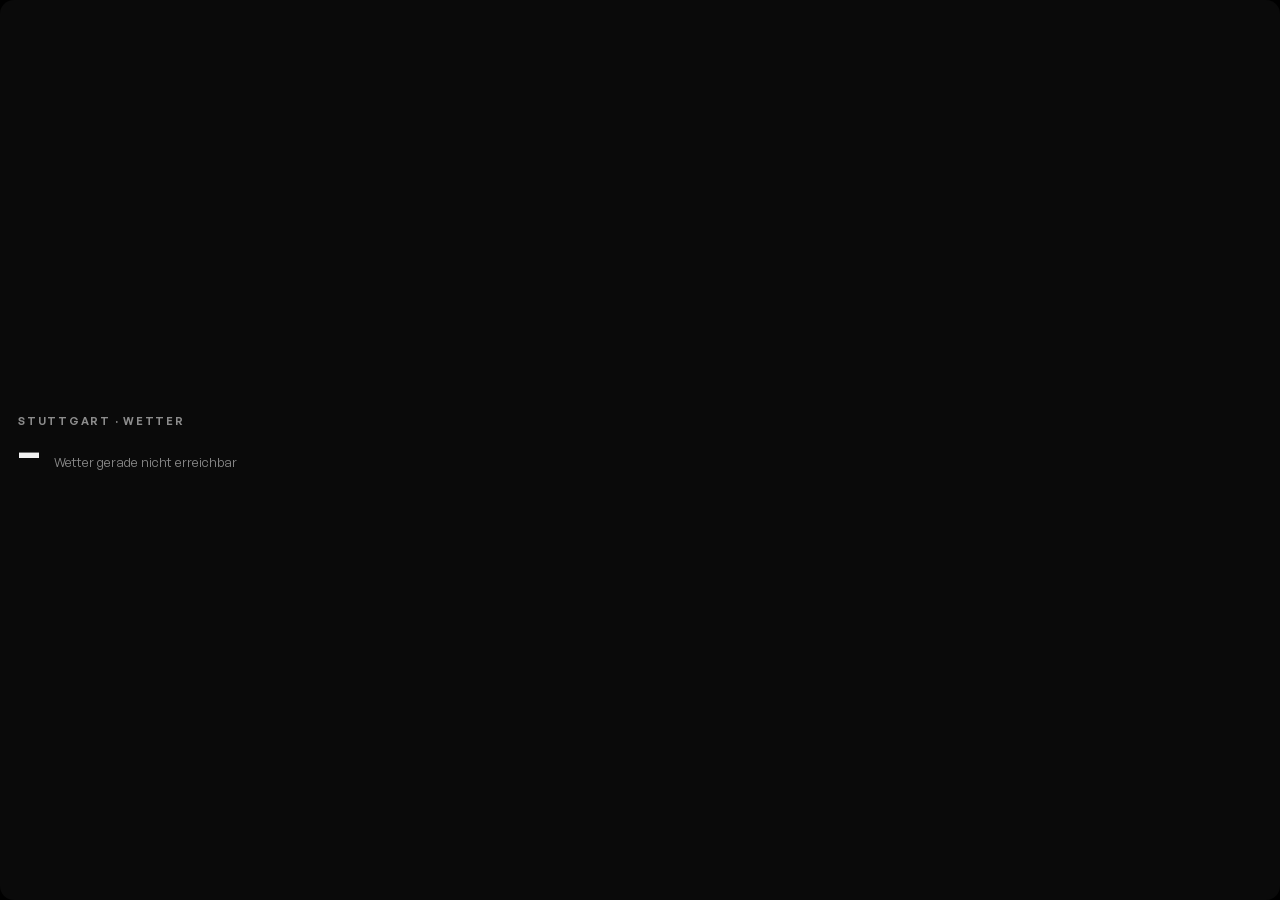
<file: widgets/wetter.html>
<!doctype html><html lang="de"><head><meta charset="utf-8"><meta name="viewport" content="width=device-width,initial-scale=1">
<title>Wetter</title><link rel="stylesheet" href="common.css?v=1">
<style>
.now{display:flex;align-items:baseline;gap:14px;flex-wrap:wrap}
.temp{font-size:44px;font-weight:600;line-height:1}
.desc{font-size:14px;color:#bdbdbd}
.days{display:grid;grid-template-columns:repeat(7,minmax(0,1fr));gap:4px;margin-top:14px;text-align:center}
.day{font-size:12px;color:#bdbdbd}
.day b{display:block;font-size:11px;letter-spacing:.1em;text-transform:uppercase;color:#8c8c8c;margin-bottom:4px}
.day .i{font-size:16px;display:block;margin:2px 0;filter:grayscale(1)}
.day .hi{color:#f2f2f2;font-weight:600}
.err{color:#8c8c8c;font-size:13px}
</style></head><body>
<div class="card"><div class="lbl" id="ort">Stuttgart · Wetter</div>
<div class="now"><span class="temp" id="tmp">–</span><span class="desc" id="dsc"></span></div>
<div class="days" id="days"></div></div>
<script>
const q=new URLSearchParams(location.search);
const lat=q.get("lat")||"48.78",lon=q.get("lon")||"9.18",ort=q.get("ort")||"Stuttgart";
document.getElementById("ort").textContent=ort+" · Wetter";
const W={0:["klar","☀︎"],1:["überwiegend klar","☀︎"],2:["teils bewölkt","⛅︎"],3:["bedeckt","☁︎"],45:["Nebel","≋"],48:["Reifnebel","≋"],51:["Niesel","☂︎"],53:["Niesel","☂︎"],55:["Niesel","☂︎"],61:["leichter Regen","☂︎"],63:["Regen","☂︎"],65:["starker Regen","☂︎"],66:["Eisregen","☂︎"],67:["Eisregen","☂︎"],71:["leichter Schnee","❄︎"],73:["Schnee","❄︎"],75:["starker Schnee","❄︎"],77:["Schneegriesel","❄︎"],80:["Schauer","☂︎"],81:["Schauer","☂︎"],82:["heftige Schauer","☂︎"],85:["Schneeschauer","❄︎"],86:["Schneeschauer","❄︎"],95:["Gewitter","ϟ"],96:["Gewitter","ϟ"],99:["Gewitter","ϟ"]};
const w=c=>W[c]||["–","·"];
function load(){fetch(`https://api.open-meteo.com/v1/forecast?latitude=${lat}&longitude=${lon}&current=temperature_2m,weather_code,wind_speed_10m&daily=weather_code,temperature_2m_max,temperature_2m_min&timezone=Europe%2FBerlin&forecast_days=7`)
.then(r=>r.json()).then(d=>{
document.getElementById("tmp").textContent=Math.round(d.current.temperature_2m)+"°";
document.getElementById("dsc").textContent=w(d.current.weather_code)[0]+" · Wind "+Math.round(d.current.wind_speed_10m)+" km/h";
const box=document.getElementById("days");box.textContent="";
d.daily.time.forEach((t,i)=>{const e=document.createElement("div");e.className="day";
const b=document.createElement("b");b.textContent=i==0?"Heute":new Date(t+"T12:00").toLocaleDateString("de-DE",{weekday:"short"}).replace(".","");
const ic=document.createElement("span");ic.className="i";ic.textContent=w(d.daily.weather_code[i])[1];
const hi=document.createElement("span");hi.className="hi";hi.textContent=Math.round(d.daily.temperature_2m_max[i])+"°";
const lo=document.createElement("span");lo.textContent=" "+Math.round(d.daily.temperature_2m_min[i])+"°";
e.append(b,ic,hi,lo);box.appendChild(e);});
}).catch(()=>{document.getElementById("dsc").innerHTML='<span class="err">Wetter gerade nicht erreichbar</span>';});}
load();setInterval(load,30*60*1000);
</script></body></html>
</file>
<file: style.css>
/* Layout: Kopfband mit Börsenuhren, Tab-Leiste, dichte Kachelraster je Tab */
@font-face{font-family:"General Sans";src:url("fonts/GeneralSans-Variable.woff2") format("woff2");font-weight:200 700;font-style:normal;font-display:swap}
@font-face{font-family:"General Sans";src:url("fonts/GeneralSans-VariableItalic.woff2") format("woff2");font-weight:200 700;font-style:italic;font-display:swap}
:root{
  --bg:#000; --panel:#0c0c0c; --panel2:#161616; --line:#2b2b2b; --fg:#f2f2f2; --muted:#8c8c8c;
  --accent:#fff; --open:#fff; --closed:#444; --down:#f2f2f2; --up:#f2f2f2;
  --f-display:"General Sans",system-ui,sans-serif;
  --f-body:"General Sans",system-ui,-apple-system,"Segoe UI",sans-serif;
  --f-data:"IBM Plex Mono",ui-monospace,Menlo,monospace;
  color-scheme:dark;
}
*{box-sizing:border-box}
html,body{margin:0}
body{background:var(--bg);color:var(--fg);font:14px/1.45 var(--f-body);
  padding:env(safe-area-inset-top,0) max(12px,env(safe-area-inset-right,0px)) env(safe-area-inset-bottom,0) max(12px,env(safe-area-inset-left,0px))}
[hidden]{display:none!important}
a{color:var(--fg)}
a:hover{color:var(--accent)}
:focus-visible{outline:2px solid var(--accent);outline-offset:2px}

.top{display:flex;flex-wrap:wrap;gap:10px 24px;align-items:center;justify-content:space-between;padding:12px 0 10px;border-bottom:1px solid var(--line)}
.brand{display:flex;align-items:baseline;gap:14px}
h1{font:600 20px/1 var(--f-display);letter-spacing:.08em;text-transform:uppercase;margin:0}
.now{font:13px var(--f-data);color:var(--muted)}
.clocks{display:flex;flex-wrap:wrap;gap:6px}
.clock{display:grid;grid-template-columns:auto auto;gap:0 8px;align-items:center;background:var(--panel);border:1px solid var(--line);border-radius:4px;padding:4px 8px;min-width:118px}
.clock .ex{font:600 11px var(--f-display);letter-spacing:.08em;text-transform:uppercase;color:var(--muted)}
.clock .t{font:500 13px var(--f-data);text-align:right;font-variant-numeric:tabular-nums}
.clock .st{grid-column:1/-1;font:11px var(--f-data);display:flex;align-items:center;gap:5px}
.dot{width:7px;height:7px;border-radius:50%;background:var(--closed)}
.clock.open .dot{background:var(--open);box-shadow:0 0 0 2px #000,0 0 0 3px var(--open)}
.clock.open{border-color:#555}
.clock.open .st{color:var(--open)} .clock .st{color:var(--muted)}

.tabs{display:flex;gap:2px;align-items:center;margin:12px 0;border-bottom:1px solid var(--line);overflow-x:auto}
.tabs button{font:600 13px var(--f-display);letter-spacing:.1em;text-transform:uppercase;background:none;border:0;color:var(--muted);padding:8px 14px;border-bottom:2px solid transparent;cursor:pointer;white-space:nowrap}
.tabs button[aria-selected="true"]{color:var(--fg);border-bottom-color:var(--accent)}
.updated{margin-left:auto;font:11px var(--f-data);color:var(--muted);white-space:nowrap;padding-left:12px}

.grid{display:grid;gap:10px}
.g-markets{grid-template-columns:repeat(4,minmax(0,1fr))}
.g-three{grid-template-columns:repeat(3,minmax(0,1fr))}
.g-two{grid-template-columns:repeat(2,minmax(0,1fr))}
.g-sport{grid-template-columns:repeat(2,minmax(0,1fr))}
.span2{grid-column:span 2}.span3{grid-column:span 3}.full{grid-column:1/-1}
@media (max-width:1100px){.g-markets{grid-template-columns:repeat(2,minmax(0,1fr))}}
@media (max-width:720px){.g-markets,.g-three,.g-two,.g-sport{grid-template-columns:1fr}.span2,.span3{grid-column:auto}}

.card{background:var(--panel);border:1px solid var(--line);border-radius:5px;padding:12px 14px;min-width:0}
.card h2{font:600 12px var(--f-display);letter-spacing:.12em;text-transform:uppercase;color:var(--muted);margin:0 0 10px;display:flex;justify-content:space-between;gap:8px}
.tv{min-width:0}
.tv-tape{margin-bottom:10px;min-height:46px}
.tv-quotes{height:300px}
.tv-cal{height:460px}
.tv-bonds{height:170px;margin-top:10px}
.tv .tradingview-widget-container{height:100%}
.tv-watch{height:440px}
.watch-body{display:grid;grid-template-columns:minmax(0,1.3fr) minmax(0,1fr);gap:16px}
@media (max-width:900px){.watch-body{grid-template-columns:1fr}}
.watch-list{display:grid;grid-template-columns:repeat(2,minmax(0,1fr));gap:4px 18px;align-content:start}
@media (max-width:620px){.watch-list{grid-template-columns:1fr}}
.wgroup h3{font:600 11px var(--f-display);letter-spacing:.1em;text-transform:uppercase;color:var(--fg);margin:8px 0 4px;display:flex;justify-content:space-between;border-bottom:1px solid var(--line);padding-bottom:3px}
.wgroup h3 .w{font:11px var(--f-data);color:var(--muted);letter-spacing:0;text-transform:none}
.wgroup ul{list-style:none;margin:0;padding:0;display:grid;gap:6px}
.wgroup li{display:grid;gap:1px}
.wgroup .n{font-weight:600}
.wgroup .n .sym{font:11px var(--f-data);color:var(--muted);font-weight:400;margin-left:6px}
.wgroup .g{font-size:12.5px;color:var(--muted)}
.h2-note{font:11px var(--f-data);letter-spacing:0;text-transform:none}
.fallback{font-size:12px;color:var(--muted)}

.news{list-style:none;margin:0;padding:0;display:grid;gap:10px;counter-reset:n}
.news li{display:grid;grid-template-columns:22px 1fr;gap:2px 8px;counter-increment:n}
.news li::before{content:counter(n);font:500 12px var(--f-data);color:var(--muted);grid-row:span 4;padding-top:2px}
.news .h{font-weight:500}
.news .why{color:var(--muted);font-size:13px}
.news .src{font-size:11px}
.tag{font:11px var(--f-data);color:var(--muted);border:1px solid var(--line);border-radius:3px;padding:0 5px;margin-right:6px}
.src{font:11px var(--f-data);color:var(--muted);margin:6px 0 0}
.src a{color:var(--muted)}
.empty{color:var(--muted);font-size:13px;font-style:italic}

.tbl{width:100%;border-collapse:collapse;font-size:13px}
.tbl th{font:500 11px var(--f-data);color:var(--muted);text-align:left;padding:4px 6px 4px 0;border-bottom:1px solid var(--line)}
.tbl td{padding:5px 6px 5px 0;border-bottom:1px solid var(--line);vertical-align:top}
.tbl tr:last-child td{border-bottom:0}
.tbl .r{text-align:right}
.tbl td.num,.tbl td.r{font-family:var(--f-data);font-variant-numeric:tabular-nums;white-space:nowrap}
.tbl td.date{font-family:var(--f-data);white-space:nowrap;color:var(--accent)}
.scroll{overflow-x:auto}

.league-nav{display:flex;flex-wrap:wrap;gap:6px;margin-bottom:10px}
.league-nav button{font:500 12px var(--f-data);background:var(--panel);color:var(--muted);border:1px solid var(--line);border-radius:3px;padding:5px 10px;cursor:pointer}
.league-nav button[aria-pressed="true"]{color:var(--bg);background:var(--accent);border-color:var(--accent)}
.conf h3{font:600 11px var(--f-display);letter-spacing:.1em;text-transform:uppercase;color:var(--muted);margin:12px 0 4px}
.conf h3:first-child{margin-top:0}

.word .w-main{font:600 30px/1.1 var(--f-display);margin:0 0 4px;color:var(--accent)}
.word .w-main.zh{font-family:"PingFang SC","Noto Sans SC","Microsoft YaHei",var(--f-body);font-weight:500}
.word .w-meta{font:12px var(--f-data);color:var(--muted);margin:0 0 8px}
.word .w-ex{font-style:italic;color:var(--muted);border-left:2px solid var(--line);padding-left:10px}
.facts{margin:0;display:grid;gap:10px}
.facts dt{font:600 11px var(--f-display);letter-spacing:.1em;text-transform:uppercase;color:var(--accent)}
.facts dd{margin:0}
.tax .q{font-size:15px;font-weight:500}
details summary{cursor:pointer;color:var(--accent);font:500 13px var(--f-data);margin-top:8px}

.parl{margin-top:10px}
.hemi svg,.map svg{display:block;width:100%;height:auto}
.hemi2{display:grid;grid-template-columns:1fr 1fr;gap:14px}
@media (max-width:520px){.hemi2{grid-template-columns:1fr}}
h3.sub{font:600 11px var(--f-display);letter-spacing:.1em;text-transform:uppercase;color:var(--muted);margin:0 0 4px}
.map{max-width:460px;margin:14px auto 4px}
#pd-map{max-width:340px}
.map path{stroke:#000;stroke-width:.8;transition:opacity .15s}
.map path:hover{opacity:.75}
.map path.gf{stroke:#fff;stroke-dasharray:2 2;stroke-width:1.2}
.legend{display:flex;flex-wrap:wrap;gap:4px 12px;font:11px var(--f-data);color:var(--muted);margin:6px 0 2px}
.legend i{display:inline-block;width:9px;height:9px;border-radius:50%;margin-right:5px;vertical-align:-1px}
.legend b{color:var(--fg);font-weight:500;margin-left:3px}
.note{font-size:12px;color:var(--muted);margin:6px 0 0}
.tbl.compact{font-size:12px;margin-top:8px}
.tbl.compact td{padding:3px 6px 3px 0}
.pdot{display:inline-block;width:8px;height:8px;border-radius:50%;margin-right:6px;vertical-align:0}
.lean{display:inline-flex;align-items:center;gap:3px;font:10px var(--f-data);color:var(--muted);margin-right:6px;vertical-align:1px}
.lean svg{display:block}
.medien{display:flex;flex-wrap:wrap;gap:2px 12px;font:11px var(--f-data);color:var(--muted);margin-top:2px}
.medien span{white-space:nowrap}
.bias-note{margin-top:10px}
.foot{font-size:11px;color:var(--muted);padding:18px 0 24px;border-top:1px solid var(--line);margin-top:16px}
@media (prefers-reduced-motion:reduce){*{transition:none!important}}

/* Mehr zum Thema */
.card h2.mehr-h{cursor:pointer}
.card h2.mehr-h::after{content:"Mehr ›";font:11px var(--f-data);letter-spacing:0;text-transform:none;color:var(--muted);margin-left:auto;padding-left:8px;white-space:nowrap}
.card h2.mehr-h:hover,.card h2.mehr-h:focus-visible{color:var(--fg);outline:none}
.card h2.mehr-h:hover::after,.card h2.mehr-h:focus-visible::after{color:var(--fg)}
.card h2.mehr-h .h2-note{margin-left:auto}
dialog.mehr{background:var(--panel);color:var(--fg);border:1px solid var(--line);border-radius:6px;padding:20px 22px;width:min(680px,calc(100vw - 32px));max-height:calc(100vh - 48px);overflow:auto}
dialog.mehr::backdrop{background:rgba(0,0,0,.72)}
.mehr-head{display:flex;justify-content:space-between;align-items:center;gap:12px;margin-bottom:10px}
.mehr-head h3{margin:0;font:600 13px var(--f-display);letter-spacing:.12em;text-transform:uppercase}
.mehr-x{background:none;border:1px solid var(--line);color:var(--fg);width:30px;height:30px;border-radius:4px;font-size:18px;line-height:1;cursor:pointer}
.mehr-x:hover{border-color:var(--fg)}
.mehr-lage{margin:0 0 14px;color:var(--fg);font-size:14px;line-height:1.5}
.src .zeit{color:var(--fg);opacity:.75}

/* Markt-Kacheln (kacheln.json) */
:root{--gain:#3fb950;--loss:#f85149;--warn:#e3a33a}
.kt{display:inline-flex;align-items:center;gap:8px;position:relative}
.info{font:600 11px/1 var(--f-data);width:18px;height:18px;border-radius:50%;border:1px solid #555;background:none;color:var(--muted);cursor:pointer;padding:0;letter-spacing:0;text-transform:none}
.info:hover,.info[aria-expanded="true"]{color:var(--fg);border-color:var(--fg)}
.tip{position:absolute;z-index:20;top:calc(100% + 8px);left:0;width:min(340px,calc(100vw - 40px));background:#1a1a1a;border:1px solid #444;border-radius:6px;padding:10px 12px;font:13px/1.5 var(--f-body);letter-spacing:0;text-transform:none;color:var(--fg);box-shadow:0 8px 24px rgba(0,0,0,.6);cursor:auto}
.tip b{display:block;font-weight:600;margin-bottom:4px}
.heat{display:grid;grid-template-columns:repeat(4,minmax(0,1fr));gap:4px}
@media (max-width:480px){.heat{grid-template-columns:repeat(3,minmax(0,1fr))}}
.heat .t.spx{background:#1c1c1c;border-color:#444}
.heat .t{border-radius:4px;padding:12px 6px;text-align:center;border:1px solid #1c1c1c;min-width:0}
.heat .s{font:500 12px var(--f-data);color:var(--muted)}
.heat .c{font:500 18px/1.25 var(--f-data);font-variant-numeric:tabular-nums}
.heat .n{font-size:11.5px;color:var(--muted);white-space:nowrap;overflow:hidden;text-overflow:ellipsis}
.up{color:var(--gain)}.dn{color:var(--loss)}
.ktabs{display:flex;gap:4px;border-bottom:1px solid var(--line);margin:-2px 0 10px}
.ktabs button{font:500 12px var(--f-data);background:none;border:0;border-bottom:2px solid transparent;color:var(--muted);padding:5px 10px;cursor:pointer}
.ktabs button[aria-selected="true"]{color:var(--fg);border-bottom-color:var(--fg)}
.kstat{display:flex;flex-wrap:wrap;align-items:center;gap:6px 14px;font:13px var(--f-data);margin-bottom:6px}
.badge{font:600 11px var(--f-data);letter-spacing:.08em;text-transform:uppercase;border-radius:3px;padding:3px 8px;color:#000}
.chart svg{display:block;width:100%;height:auto}
.chart text{font:10px var(--f-data);fill:var(--muted)}
.kleg{display:flex;flex-wrap:wrap;gap:4px 14px;font:11px var(--f-data);color:var(--muted);margin-top:4px}
.kleg i{display:inline-block;width:14px;height:0;border-top:2px solid;margin-right:5px;vertical-align:3px}
.kleg i.d{border-top-style:dashed}
.stress{display:grid;grid-template-columns:minmax(0,1fr) minmax(0,1.2fr);gap:16px;align-items:start}
@media (max-width:620px){.stress{grid-template-columns:1fr}}
.stress .big{font:500 44px/1 var(--f-data);margin:4px 0 2px}
.stress .slvl{font:600 14px var(--f-display);letter-spacing:.04em}
.gauge{position:relative;height:8px;border-radius:4px;background:linear-gradient(90deg,var(--loss),var(--warn) 45%,var(--gain));margin:22px 0 4px}
.gauge .mk{position:absolute;top:-5px;width:4px;height:18px;margin-left:-2px;background:var(--fg);border-radius:2px;box-shadow:0 0 0 2px #000}
.gauge-l{display:flex;justify-content:space-between;font:11px var(--f-data);color:var(--muted)}
.brow{display:grid;grid-template-columns:auto 1fr auto;gap:8px;align-items:center;padding:5px 0;border-bottom:1px solid var(--line);font-size:13px}
.brow .v{font:500 15px var(--f-data);border-radius:3px;padding:2px 8px;min-width:70px;text-align:right}
.ldot{width:8px;height:8px;border-radius:50%}
/* Sport: Spiele */
.games{display:grid;grid-template-columns:1fr 1fr;gap:6px 24px}
@media (max-width:720px){.games{grid-template-columns:1fr}}
.games h3{font:600 11px var(--f-display);letter-spacing:.1em;text-transform:uppercase;color:var(--fg);margin:2px 0 4px;border-bottom:1px solid var(--line);padding-bottom:3px}
.gl{list-style:none;margin:0;padding:0}
.gl li{display:grid;grid-template-columns:108px 1fr auto;gap:8px;align-items:baseline;padding:5px 0;border-bottom:1px solid var(--line);font-size:13px}
.gl li:last-child{border-bottom:0}
.gl .gd{font:11px var(--f-data);color:var(--muted);white-space:nowrap}
.gl .gm{min-width:0;color:var(--muted)}
.gl .gm>span:not(.gi){color:var(--fg)}
.gl .gm .w{font-weight:600}
.gl .gi{display:block;font:11px var(--f-data);color:var(--muted)}
.gl .gr{font:500 13px var(--f-data);font-variant-numeric:tabular-nums;white-space:nowrap;text-align:right}
/* Konflikte */
.wmap{max-width:none;margin:4px 0}
.wmap path{stroke:#000;stroke-width:.5}
.wmap path.hit{cursor:pointer}
.k-nav{margin-bottom:12px}
.k-head{display:flex;flex-wrap:wrap;align-items:center;gap:6px 10px;margin-bottom:6px}
.k-head h3{margin:0;font:600 15px var(--f-display)}
.stufe{font:11px var(--f-data);border:1px solid;border-radius:3px;padding:0 6px}
.k-seit{font:11px var(--f-data);color:var(--muted)}
.k-lage{margin:0 0 12px;font-size:13.5px;line-height:1.5}
.radar{list-style:none;margin:0;padding:0;display:grid;gap:10px}
.radar li{display:grid;gap:2px}
.radar .h{font-weight:500}
.radar .why{color:var(--muted);font-size:13px}
.lvl{display:inline-block;font:10.5px var(--f-data);text-transform:uppercase;letter-spacing:.06em;border:1px solid var(--line);border-radius:3px;padding:0 5px;margin-right:7px;color:var(--muted);vertical-align:1px}
.lvl-hoch{color:#d64541;border-color:#d64541}
.lvl-erhöht{color:#d08a4e;border-color:#a0522d}
.tv-kmarkt{height:330px}
#k-routen{margin-top:4px}
/* Briefing des Tages */
.br-list{margin:0;padding-left:20px;display:grid;gap:5px;font-size:14.5px;line-height:1.5}
.br-list li::marker{font:500 12px var(--f-data);color:var(--muted)}
.br-tag{font:600 10.5px var(--f-display);letter-spacing:.1em;text-transform:uppercase;color:var(--muted);border:1px solid var(--line);border-radius:3px;padding:1px 5px;margin-right:7px;vertical-align:1px}
/* Notenbank-Uhr */
.nb-grid{display:grid;grid-template-columns:repeat(4,minmax(0,1fr));gap:10px}
@media (max-width:1100px){.nb-grid{grid-template-columns:repeat(2,minmax(0,1fr))}}
@media (max-width:520px){.nb-grid{grid-template-columns:1fr}}
.nb{border:1px solid var(--line);border-radius:4px;padding:10px 12px;background:var(--panel2);display:flex;flex-direction:column;gap:4px;min-width:0}
.nb-h{display:flex;justify-content:space-between;align-items:baseline;gap:8px}
.nb-k{font:600 15px var(--f-display);letter-spacing:.04em}
.nb-z{font:12px var(--f-data);color:var(--muted);white-space:nowrap}
.nb-cd{font:500 22px/1.2 var(--f-data);font-variant-numeric:tabular-nums}
.nb-d{font:12px var(--f-data);color:var(--muted)}
.nb-sz{display:grid;gap:4px;margin-top:6px}
.nb-r{display:grid;grid-template-columns:62px 1fr 54px;gap:8px;align-items:center;font:12px var(--f-data);color:var(--muted)}
.nb-r.top{color:var(--fg)}
.nb-bar{height:6px;background:#262626;border-radius:3px;overflow:hidden}
.nb-bar i{display:block;height:100%;background:#666}
.nb-r.top .nb-bar i{background:var(--fg)}
.nb-p{text-align:right;font-variant-numeric:tabular-nums}
.nb-n{margin:6px 0 0;font-size:12.5px;color:var(--muted);line-height:1.45}
/* Wirtschaftskalender */
.tbl.wk td{vertical-align:baseline}
.wk tr.wk-day td{font:600 11px var(--f-display);letter-spacing:.1em;text-transform:uppercase;color:var(--muted);padding-top:12px;border-bottom:1px solid #444}
.wk tr.wk-day:first-child td{padding-top:4px}
.wk tr.wk-day.today td{color:var(--fg)}
.wk td.date{color:var(--fg)}
.wk .wk-l{font:500 12px var(--f-data);color:var(--muted)}
.wk .wk-w{min-width:220px}
.wk-imp{font-size:8px;letter-spacing:1px;color:var(--muted);margin-right:7px;vertical-align:2px}
.wk-les{display:block;font-size:12px;color:var(--muted);margin-top:1px}
.wk td.muted{color:var(--muted)}
.wk td.ist{font-weight:500}
.wk tr.done td.ist{color:var(--fg)}
.wk tr.due td.ist::after{content:"ausstehend";font:11px var(--f-data);color:var(--muted)}
.wk-a{font-size:11px}
.wk-full{margin-top:10px}
.wk-full summary{cursor:pointer;font:12px var(--f-data);color:var(--muted)}
.wk-full summary:hover{color:var(--fg)}
.wk-full .tv-cal{margin-top:8px}
.ktabs .rdot{display:inline-block;width:7px;height:7px;margin-right:6px;vertical-align:1px}
.ktabs button:disabled{opacity:.4;cursor:default}
/* Briefing-Tab */
.card.briefing{border-left:3px solid var(--fg);margin-bottom:10px}
.g-brief{grid-template-columns:minmax(0,1.7fr) minmax(0,1fr)}
@media (max-width:900px){.g-brief{grid-template-columns:1fr}}
.br-d{padding:4px 0 14px;border-bottom:1px solid var(--line);margin-bottom:12px}
.br-d:last-child{border-bottom:0;margin-bottom:0;padding-bottom:0}
.br-d h3{font:600 16px/1.35 var(--f-display);margin:0 0 6px}
.br-d p{margin:0 0 8px;line-height:1.55}
.br-wh{font:600 10.5px var(--f-display);letter-spacing:.12em;text-transform:uppercase;color:var(--muted);margin:10px 0 4px}
.br-wirk{list-style:none;margin:0 0 6px;padding:0;display:grid;gap:4px}
.br-wirk li{display:grid;grid-template-columns:16px 210px 1fr;gap:8px;align-items:baseline;font-size:13px;background:var(--panel2);border:1px solid var(--line);border-radius:4px;padding:6px 8px}
@media (max-width:520px){.br-wirk li{grid-template-columns:16px 1fr}.br-wirk .br-w{grid-column:2}}
.br-dir{font:11px var(--f-data);color:var(--fg)}
.br-m{font:500 12.5px var(--f-data)}
.br-w{color:var(--muted)}
.br-wissen{margin:0;display:grid;gap:10px}
.br-wissen dt{font-weight:600}
.br-wissen dd{margin:2px 0 0;color:var(--muted);font-size:13.5px;line-height:1.5}
h3.sub.br-lit-h{margin:22px 0 8px;padding-top:12px;border-top:1px solid var(--line)}
.br-lit{list-style:none;margin:0;padding:0;display:grid;gap:8px}
.br-lit li{font-size:13.5px}
.br-lt{font-weight:600}
.br-la{color:var(--muted)}
.br-lw{display:block;color:var(--muted);font-size:12.5px;margin-top:1px}
.stress .big.bigw{font:600 34px/1.1 var(--f-display);margin:4px 0 8px}
.stress .mid{font:500 28px/1 var(--f-data)}
.stress .mbar{display:flex;align-items:baseline;gap:12px;flex-wrap:wrap}
.refl{display:grid;gap:6px;margin-bottom:6px}
.refr{display:grid;grid-template-columns:1fr auto auto;gap:2px 10px;align-items:center;font-size:13px;border-bottom:1px solid var(--line);padding-bottom:5px}
.refr .rv{font:500 13px var(--f-data)}
.refr .rn{grid-column:1/-1;font:11px var(--f-data);color:var(--muted)}
h3.sub.mb-h{margin:14px 0 4px}
.br-dir.up{color:var(--gain)}.br-dir.dn{color:var(--loss)}
.br-wirk li:has(.br-dir.up) .br-m{color:var(--gain)}
.br-wirk li:has(.br-dir.dn) .br-m{color:var(--loss)}
a.br-link{color:inherit;text-decoration:none;border-bottom:1px solid #444}
a.br-link:hover{border-bottom-color:var(--fg)}
a.br-link::after{content:" ↗";font-size:.8em;color:var(--muted)}
</file>
<file: energie.css>
/* Energie-Tab */
.e-oel-top{display:grid;grid-template-columns:minmax(360px,1fr) minmax(0,1.3fr);gap:12px;align-items:start;margin-bottom:10px}
.tv-energy{height:260px}
@media (max-width:1180px){.e-oel-top{grid-template-columns:1fr}.tv-energy{height:230px}}
.e-two{display:grid;grid-template-columns:1fr 1fr;gap:14px}
.e-gap{margin-top:18px}
.e-kpis{display:flex;flex-wrap:wrap;gap:8px 22px;margin:2px 0 10px}
.e-kpi .v{font:500 22px/1.1 var(--f-data);font-variant-numeric:tabular-nums;color:var(--fg)}
.e-kpi .v small{font-size:12px;color:var(--muted);margin-left:3px}
.e-kpi .l{font:11px var(--f-data);color:var(--muted)}
.e-kpi .d{font:11px var(--f-data);margin-left:6px}
.e-up{color:rgb(63,185,80)}.e-dn{color:rgb(248,81,73)}
.e-bar{display:flex;height:22px;border-radius:3px;overflow:hidden;margin:4px 0 2px;background:var(--panel2)}
.e-bar span{display:block;height:100%;min-width:1px}
.legend i.sw{display:inline-block;width:9px;height:9px;border-radius:2px;margin-right:4px;vertical-align:-1px}
.e-gauges{display:grid;grid-template-columns:1fr 1fr;gap:12px;margin-bottom:6px}
.e-gauge .l{font:600 11px var(--f-display);letter-spacing:.1em;text-transform:uppercase;color:var(--muted)}
.e-gauge .v{font:500 24px/1.15 var(--f-data);font-variant-numeric:tabular-nums}
.e-gauge .track{position:relative;height:8px;background:var(--panel2);border-radius:4px;margin:5px 0 3px;overflow:visible}
.e-gauge .fill{height:100%;border-radius:4px;background:var(--fg)}
.e-gauge .vj{position:absolute;top:-3px;width:2px;height:14px;background:var(--muted)}
.e-gauge .m{font:11px var(--f-data);color:var(--muted)}
.e-welt{display:grid;gap:5px;margin-top:6px}
.e-welt .row{display:grid;grid-template-columns:110px minmax(0,1fr) 52px;gap:8px;align-items:center;font-size:12.5px}
.e-welt .row .t{height:10px;background:var(--panel2);border-radius:2px;overflow:hidden;display:flex}
.e-welt .row .t span{display:block;height:100%}
.e-welt .row .p{font:12px var(--f-data);text-align:right;font-variant-numeric:tabular-nums}
.e-kurs{font:11px var(--f-data);border:1px solid var(--line);border-radius:3px;padding:0 5px;white-space:nowrap}
.e-kurs.ok{color:rgb(63,185,80);border-color:rgba(63,185,80,.5)}
.e-kurs.knapp{color:#e6c14a;border-color:rgba(230,193,74,.5)}
.e-kurs.nein{color:rgb(248,81,73);border-color:rgba(248,81,73,.5)}
.e-lage-dot{display:inline-block;width:7px;height:7px;border-radius:50%;margin-right:6px;vertical-align:1px;background:var(--muted)}
.e-lage-dot.rot{background:rgb(248,81,73)}.e-lage-dot.gelb{background:#e6c14a}.e-lage-dot.gruen{background:rgb(63,185,80)}
#e-zonen tr.de td{color:var(--accent);font-weight:500}
@media (max-width:720px){.e-oel-top,.e-two{grid-template-columns:1fr}.e-welt .row{grid-template-columns:90px minmax(0,1fr) 48px}}
</file>
<file: maerkte.css>
/* Märkte-Tab: Abschnitte, Kurslisten, Anleihen & Verschuldung, Watchlist-Kurse */
.m-jump{display:flex;flex-wrap:wrap;gap:6px;margin:0 0 4px}
.m-jump a{font:500 12px var(--f-data);color:var(--muted);text-decoration:none;border:1px solid var(--line);border-radius:3px;padding:4px 9px;background:var(--panel)}
.m-jump a:hover{color:var(--fg);border-color:#555}
.m-sec{display:flex;align-items:center;gap:10px;font:600 13px var(--f-display);letter-spacing:.14em;text-transform:uppercase;color:var(--fg);margin:26px 0 10px;padding-bottom:6px;border-bottom:1px solid var(--line);scroll-margin-top:12px}
.m-sec span{font:500 11px var(--f-data);letter-spacing:0;color:var(--bg);background:var(--fg);border-radius:3px;padding:1px 6px}
#p-maerkte .m-sec:first-of-type{margin-top:16px}

/* Kurslisten */
.ql{display:grid}
.qr{display:grid;grid-template-columns:minmax(0,1fr) 96px 92px 70px 62px;gap:10px;align-items:center;padding:5px 0;border-bottom:1px solid var(--line);font-size:13px}
.qr:last-child{border-bottom:0}
.qr.qh{font:500 11px var(--f-data);color:var(--muted);padding-top:0}
.qr .r{text-align:right}
.qn{font-weight:500;white-space:nowrap;overflow:hidden;text-overflow:ellipsis}
.qs svg{display:block}
.qp,.qc,.q3{font:13px var(--f-data);font-variant-numeric:tabular-nums;white-space:nowrap}
.qc{border-radius:3px;padding:1px 5px}
.qc.up{background:rgba(63,185,80,.13)}.qc.dn{background:rgba(248,81,73,.13)}
.q3{font-size:12px}
.fl{color:var(--muted)}
.g-three .qr{grid-template-columns:minmax(0,1fr) 64px 82px 66px;gap:8px}
.g-three .qr .q3,.g-three .qr.qh span:last-child{display:none}
.g-three .qs svg{width:64px}
@media (max-width:1100px){.g-three{grid-template-columns:1fr 1fr}.g-three>.qcard:last-child{grid-column:1/-1}}
@media (max-width:720px){.g-three{grid-template-columns:1fr}}
@media (max-width:480px){.qr{grid-template-columns:minmax(0,1fr) 56px 80px 64px;gap:6px}.qr .q3,.qr.qh span:last-child{display:none}.qs svg{width:56px}}

/* Anleihen & Verschuldung */
.stt{display:grid;gap:2px}
.stt-leg{display:flex;flex-wrap:wrap;gap:4px 16px;font:11px var(--f-data);color:var(--muted);margin-bottom:6px}
.stt-leg i{display:inline-block;width:12px;height:8px;border-radius:2px;margin-right:6px;vertical-align:0}
.b-y{background:#5b9cf5}.b-d{background:#b0b0b0}
.stt-r{padding:7px 0 8px;border-bottom:1px solid var(--line)}
.stt-r:last-child{border-bottom:0}
.stt-h{display:flex;align-items:baseline;gap:8px;margin-bottom:4px}
.stt-l{font-weight:600}
.stt-c{font:11px var(--f-data);color:var(--muted)}
.stt-sp{margin-left:auto;font:11px var(--f-data);color:var(--muted)}
.stt-b{display:grid;grid-template-columns:62px minmax(0,1fr) 64px 58px 70px;gap:8px;align-items:center;font:12px var(--f-data);padding:1px 0}
.stt-k{color:var(--muted);font-size:11px}
.stt-t{height:8px;background:#1d1d1d;border-radius:2px;overflow:hidden}
.stt-t i{display:block;height:100%;border-radius:2px}
.stt-v{text-align:right;font-variant-numeric:tabular-nums;color:var(--fg)}
.stt-d{text-align:right;font-size:11px}
.stt-a{grid-column:span 2;text-align:right;font-size:11px;color:var(--muted);white-space:nowrap}
.stt-s svg{display:block;margin-left:auto}
@media (max-width:480px){.stt-b{grid-template-columns:56px minmax(0,1fr) 58px 52px}.stt-s{display:none}.stt-a{grid-column:2/-1}}

/* Watchlist ohne Widget: Kurs neben dem Namen */
.watch .watch-list{grid-template-columns:repeat(3,minmax(0,1fr))}
@media (max-width:1100px){.watch .watch-list{grid-template-columns:repeat(2,minmax(0,1fr))}}
@media (max-width:620px){.watch .watch-list{grid-template-columns:1fr}}
.wgroup li{grid-template-columns:minmax(0,1fr) auto;column-gap:10px}
.wgroup li .g{grid-column:1/-1}
.wq{display:flex;gap:6px;align-items:baseline;font:12px var(--f-data);font-variant-numeric:tabular-nums;white-space:nowrap}
.wq-c{border-radius:3px;padding:0 4px}
.wq-c.up{background:rgba(63,185,80,.13)}.wq-c.dn{background:rgba(248,81,73,.13)}
</file>
<file: mobile.css>
/* Handy-Ansicht: Tab-Leiste unten (wie eine App), kompakte Börsenuhren, größere Touch-Ziele.
   Desktop bleibt unverändert: alles hier gilt erst unter 721 px Breite. */
.tabs .ti{display:none}
.updated-m{display:none}

@media (max-width:720px){
  body{padding-bottom:calc(66px + env(safe-area-inset-bottom,0px))}

  /* Kopf: Uhren als 3×2-Raster statt sechs großer Kästen */
  .top{padding:10px 0 8px;gap:8px}
  .brand{width:100%;gap:8px}
  .brand .now{margin-left:auto}
  h1{font-size:18px}
  .now{font-size:12px}
  .clocks{display:grid;grid-template-columns:repeat(3,minmax(0,1fr));gap:4px;width:100%}
  .clock{min-width:0;padding:3px 6px;gap:0 4px;border-radius:3px}
  .clock .ex{font-size:10px;letter-spacing:.06em}
  .clock .t{font-size:12px}
  .clock .st{font-size:9.5px;letter-spacing:-.04em;gap:4px;white-space:nowrap;overflow:hidden;text-overflow:ellipsis;display:block}
  .clock .st .dot{display:inline-block;vertical-align:1px;margin-right:4px}
  .clock.open .dot{box-shadow:none}

  /* Tab-Leiste unten, fest */
  .tabs{position:fixed;left:0;right:0;bottom:0;z-index:50;margin:0;gap:0;overflow:visible;
    display:grid;grid-template-columns:repeat(7,minmax(0,1fr));
    padding:4px max(4px,env(safe-area-inset-right,0px)) calc(4px + env(safe-area-inset-bottom,0px)) max(4px,env(safe-area-inset-left,0px));
    background:rgba(0,0,0,.88);-webkit-backdrop-filter:blur(14px);backdrop-filter:blur(14px);
    border-top:1px solid var(--line);border-bottom:0}
  .tabs button{display:flex;flex-direction:column;align-items:center;justify-content:center;gap:3px;
    min-height:52px;padding:6px 0 4px;border:0;border-radius:8px;
    font:500 10px/1.1 var(--f-display);letter-spacing:0;text-transform:none;color:var(--muted);
    -webkit-tap-highlight-color:transparent;touch-action:manipulation}
  .tabs button .tl{max-width:100%;overflow:hidden;text-overflow:ellipsis}
  .tabs .ti{display:block;width:22px;height:22px;fill:none;stroke:currentColor;stroke-width:1.6;stroke-linecap:round;stroke-linejoin:round}
  .tabs button[aria-selected="true"]{color:var(--fg);border:0;background:var(--panel2)}
  .tabs button[aria-selected="true"] .ti{stroke-width:2}
  .tabs .updated{display:none}
  .updated-m{display:block;font:11px var(--f-data);color:var(--muted);margin:8px 0 10px}

  /* Touch-Ziele mindestens ~36 px */
  .ktabs button{min-height:38px;padding:8px 12px}
  .ktabs{overflow-x:auto;scrollbar-width:none}
  .league-nav{flex-wrap:nowrap;overflow-x:auto;scrollbar-width:none;margin-left:-12px;margin-right:-12px;padding:0 12px 2px}
  .league-nav button{min-height:36px;padding:8px 12px;white-space:nowrap;flex:none}
  .m-jump{flex-wrap:nowrap;overflow-x:auto;scrollbar-width:none;margin-left:-12px;margin-right:-12px;padding:0 12px 2px}
  .m-jump a{padding:9px 12px;white-space:nowrap;flex:none}
  .ktabs::-webkit-scrollbar,.league-nav::-webkit-scrollbar,.m-jump::-webkit-scrollbar{display:none}
  .info{position:relative}
  .info::after{content:"";position:absolute;inset:-11px}
}

/* Sehr schmale Geräte (iPhone SE/mini): Uhren-Status kürzen */
@media (max-width:360px){
  .tabs button{font-size:9px}
  .tabs .ti{width:20px;height:20px}
}
</file>
<file: theme.css>
/* Logo + Schalter (beide Modi) */
.brand h1 a.logo{color:inherit;text-decoration:none;cursor:pointer;-webkit-tap-highlight-color:transparent}
.brand h1 a.logo:hover{opacity:.75}
.theme-btn{position:relative;align-self:center;display:inline-flex;align-items:center;justify-content:center;width:18px;height:18px;margin-left:-6px;padding:0;border:0;background:none;color:var(--muted);cursor:pointer;-webkit-tap-highlight-color:transparent}
.theme-btn::after{content:"";position:absolute;inset:-11px}
.theme-btn:hover{color:var(--fg)}
.theme-btn svg{width:13px;height:13px;fill:none;stroke:currentColor;stroke-width:1.6;stroke-linecap:round;stroke-linejoin:round}
.theme-btn .moon{display:none}
[data-theme="light"] .theme-btn .sun{display:none}
[data-theme="light"] .theme-btn .moon{display:block}

/* ---------- Heller Modus: beige-weiß ---------- */
:root[data-theme="light"]{
  --bg:#f4efe6; --panel:#fbf8f2; --panel2:#ebe4d6; --line:#ddd4c3; --fg:#1d1b17; --muted:#6d665a;
  --accent:#1d1b17; --open:#1d1b17; --closed:#bdb4a3; --down:#1d1b17; --up:#1d1b17;
  --gain:#1a7f37; --loss:#c8312b; --warn:#b7791f;
  color-scheme:light;
}
[data-theme="light"] .clock.open .dot{box-shadow:0 0 0 2px var(--bg),0 0 0 3px var(--open)}
[data-theme="light"] .clock.open{border-color:#a99f8c}
[data-theme="light"] .map path,[data-theme="light"] .wmap path{stroke:var(--bg)}
[data-theme="light"] .map path.gf{stroke:#1d1b17}
[data-theme="light"] dialog.mehr::backdrop{background:rgba(60,50,35,.45)}
[data-theme="light"] .info{border-color:#a99f8c}
[data-theme="light"] .tip{background:#fffdf8;border-color:#cfc5b2;box-shadow:0 8px 24px rgba(60,50,35,.18)}
[data-theme="light"] .heat .t{border-color:#e6dece}
[data-theme="light"] .heat .t.spx{background:#ebe4d6;border-color:#cfc5b2}
[data-theme="light"] .badge{color:#fff}
[data-theme="light"] .gauge .mk{box-shadow:0 0 0 2px var(--bg)}
[data-theme="light"] .nb-bar{background:#e6dece}
[data-theme="light"] .nb-bar i{background:#a99f8c}
[data-theme="light"] .wk tr.wk-day td{border-bottom-color:#cfc5b2}
[data-theme="light"] a.br-link{border-bottom-color:#bdb4a3}
[data-theme="light"] .m-jump a:hover{border-color:#a99f8c}
[data-theme="light"] .stt-t{background:#e6dece}
[data-theme="light"] .b-d{background:#8a8273}
[data-theme="light"] .qc.up,[data-theme="light"] .wq-c.up{background:rgba(26,127,55,.12)}
[data-theme="light"] .qc.dn,[data-theme="light"] .wq-c.dn{background:rgba(200,49,43,.11)}
[data-theme="light"] .e-up{color:var(--gain)}
[data-theme="light"] .e-dn{color:var(--loss)}
[data-theme="light"] .e-kurs.ok{color:var(--gain);border-color:rgba(26,127,55,.5)}
[data-theme="light"] .e-kurs.knapp{color:#9a6a00;border-color:rgba(154,106,0,.5)}
[data-theme="light"] .e-kurs.nein{color:var(--loss);border-color:rgba(200,49,43,.5)}
[data-theme="light"] .lvl-hoch{color:#b8322c;border-color:#b8322c}
[data-theme="light"] .lvl-erhöht{color:#9a5a24;border-color:#9a5a24}
[data-theme="light"] .tabs{background:none}
@media (max-width:720px){[data-theme="light"] .tabs{background:rgba(244,239,230,.9)}}

/* Grafiken, die per JS feste Dunkel-Farben bekommen (CSS schlägt SVG-Attribute) */
[data-theme="light"] svg [fill="#3a3a3a"]{fill:#cfc5b2}
[data-theme="light"] svg [fill="#f2f2f2"]{fill:#1d1b17}
[data-theme="light"] svg [fill="#2a2a2a"],[data-theme="light"] svg [fill="#232323"]{fill:#e3dbcb}
[data-theme="light"] svg [fill="#b4b4b4"]{fill:#8a8273}
[data-theme="light"] svg [stroke="#222"]{stroke:#e6dece}
[data-theme="light"] svg [stroke="#555"]{stroke:#a99f8c}
[data-theme="light"] svg [stroke="#3a3a3a"]{stroke:#cfc5b2}
[data-theme="light"] svg [stroke="#d0d0d0"],[data-theme="light"] svg [stroke="#f2f2f2"]{stroke:#3d3830}
[data-theme="light"] svg [stroke="#9a9a9a"]{stroke:#8a8273}
[data-theme="light"] svg [stroke="#5fd08a"]{stroke:#1f9a50}
[data-theme="light"] svg [fill="#5fd08a"]{fill:#1f9a50}
[data-theme="light"] svg [stroke="#3fb950"],[data-theme="light"] svg [stroke="rgb(63,185,80)"]{stroke:#1a7f37}
[data-theme="light"] svg [stroke="#f85149"],[data-theme="light"] svg [stroke="rgb(248,81,73)"]{stroke:#c8312b}
[data-theme="light"] svg [fill="#3fb950"],[data-theme="light"] svg [fill="rgb(63,185,80)"]{fill:#1a7f37}
[data-theme="light"] svg [fill="#f85149"],[data-theme="light"] svg [fill="rgb(248,81,73)"]{fill:#c8312b}
</file>
<file: widgets/common.css>
@font-face{font-family:"General Sans";src:url("../fonts/GeneralSans-Variable.woff2") format("woff2");font-weight:200 700;font-display:swap}
*{box-sizing:border-box}
html,body{margin:0;height:100%;background:#000;color:#f2f2f2;font-family:"General Sans",system-ui,sans-serif;-webkit-font-smoothing:antialiased}
.card{height:100%;display:flex;flex-direction:column;justify-content:center;padding:14px 18px;border-radius:14px;background:#0a0a0a}
.lbl{font-size:11px;letter-spacing:.16em;text-transform:uppercase;color:#8c8c8c;font-weight:600}
</file>
